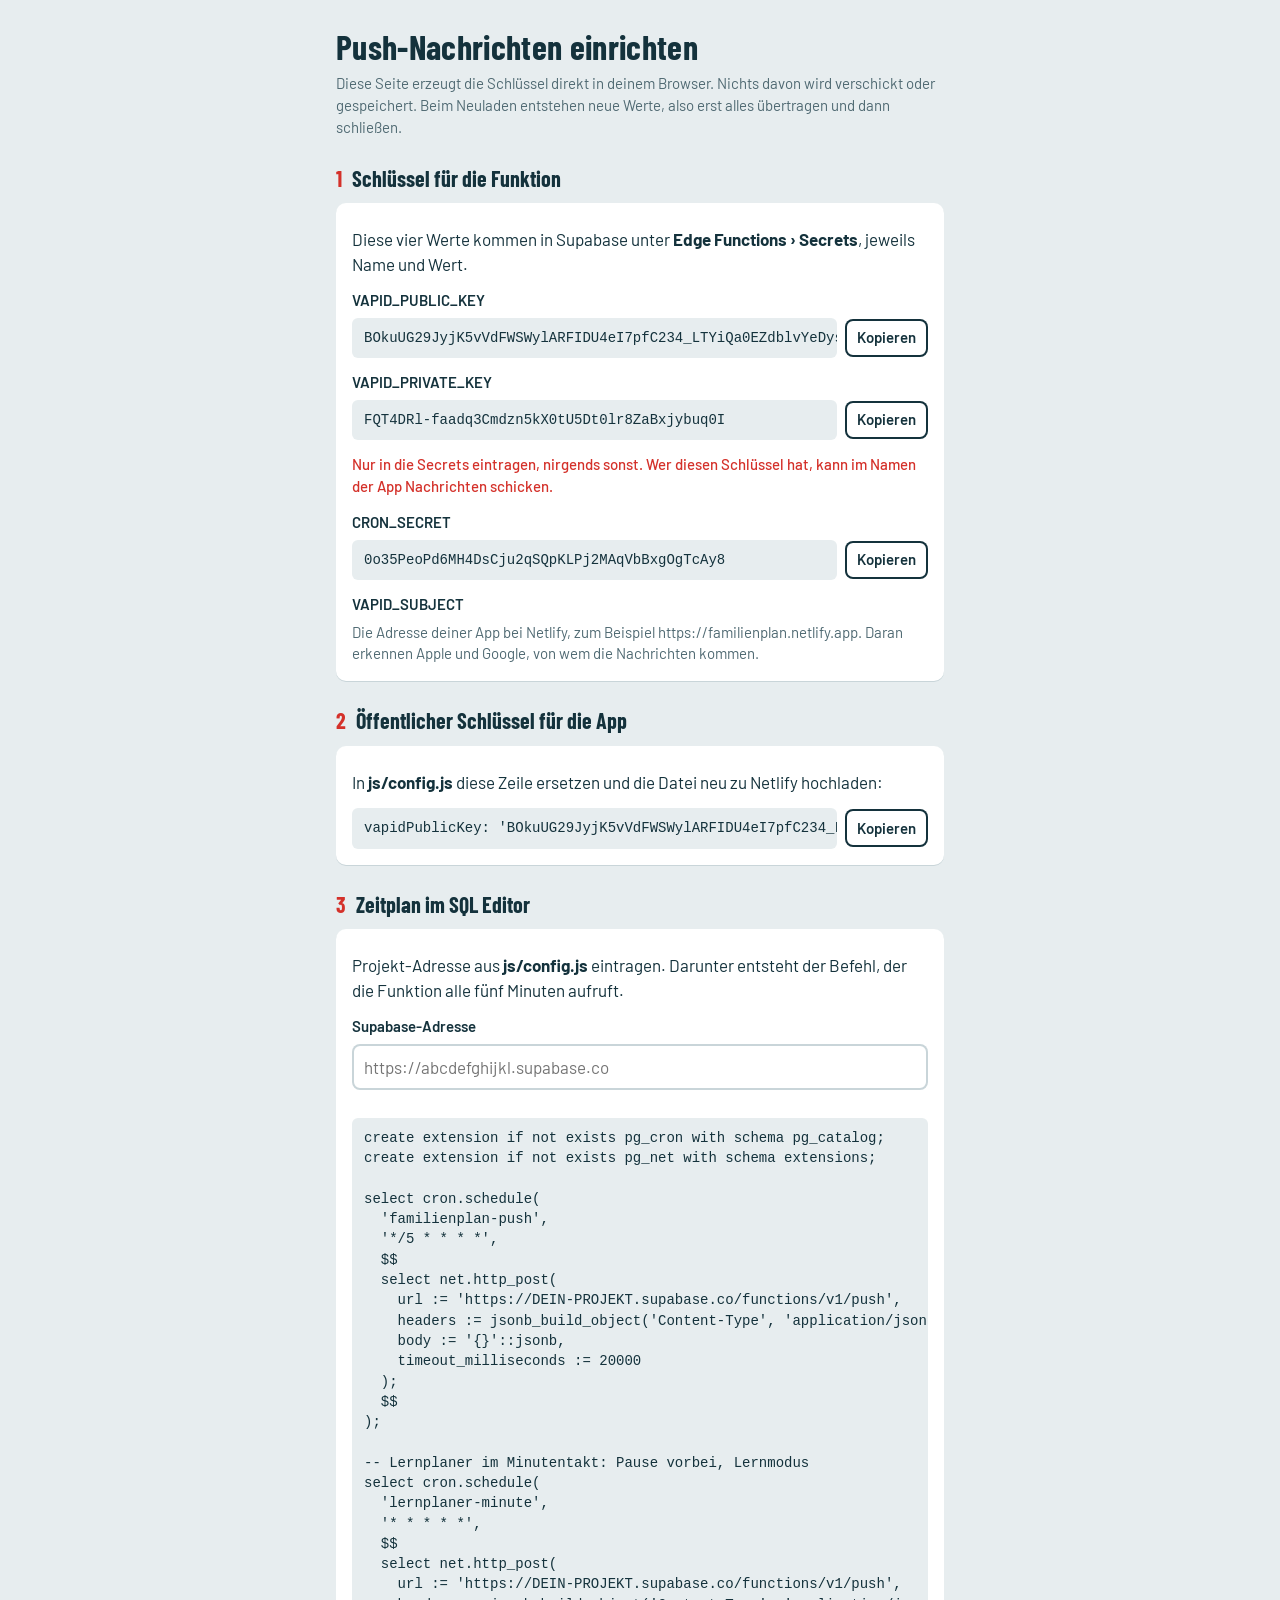
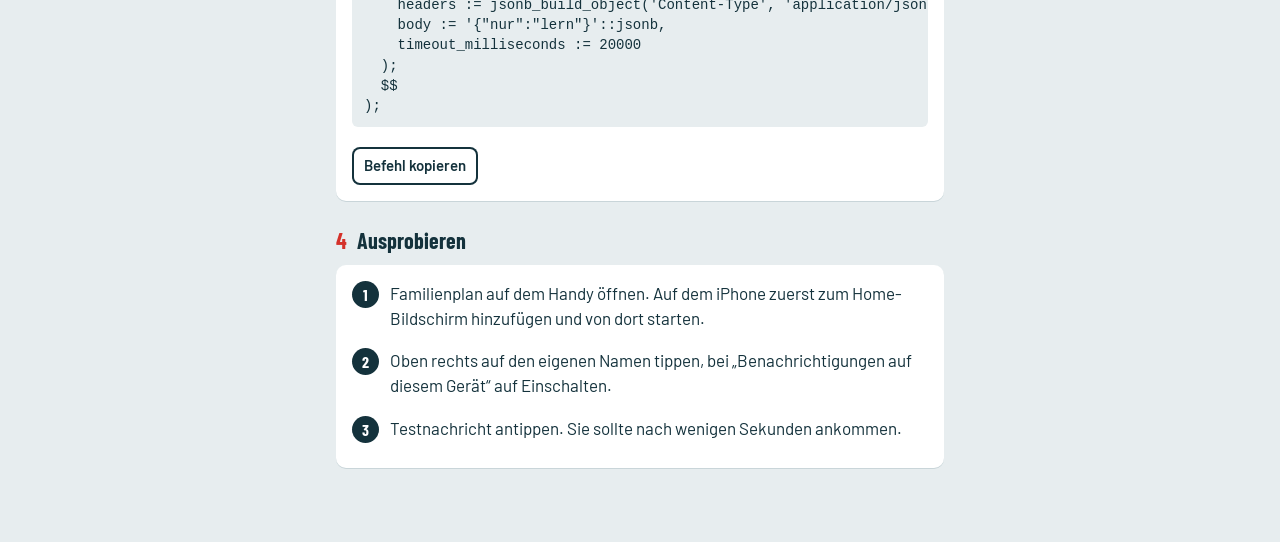
<file: push-einrichten.html>
<!doctype html>
<html lang="de">
<head>
<meta charset="utf-8">
<meta name="viewport" content="width=device-width, initial-scale=1, viewport-fit=cover">
<meta name="robots" content="noindex">
<title>Push einrichten</title>
<link rel="preconnect" href="https://fonts.googleapis.com">
<link rel="preconnect" href="https://fonts.gstatic.com" crossorigin>
<link rel="stylesheet" href="https://fonts.googleapis.com/css2?family=Barlow:wght@400;500;600&family=Barlow+Condensed:wght@600;700&display=swap">
<link rel="stylesheet" href="css/app.css">
<style>
  .seite { max-width: 640px; margin: 0 auto; padding: 28px max(16px, env(safe-area-inset-right, 0px)) 48px max(16px, env(safe-area-inset-left, 0px)); }
  .seite h1 { font: 700 34px/1.1 var(--anzeige); letter-spacing: 0.01em; }
  .seite h2 { font: 700 22px/1.2 var(--anzeige); margin: 26px 0 8px; display: flex; gap: 10px; align-items: baseline; }
  .seite h2 span { color: var(--rot); }
  .seite p { margin-top: 8px; }
  .blatt { background: var(--blatt); border-radius: 10px; padding: 16px; margin-top: 12px; box-shadow: 0 1px 0 var(--linie); }
  .wert { display: grid; grid-template-columns: minmax(0, 1fr); gap: 6px; margin-top: 14px; }
  .wert > * { min-width: 0; }
  .wert label { font-weight: 600; font-size: 15px; }
  .wert code, pre { display: block; background: var(--wand); border-radius: 6px; padding: 10px 12px; font: 14px/1.45 ui-monospace, 'SFMono-Regular', Menlo, Consolas, monospace; overflow-x: auto; white-space: pre; user-select: all; }
  .wert .zeile { display: flex; gap: 8px; align-items: center; }
  .wert .zeile code { flex: 1; min-width: 0; }
  .kopier { flex: none; }
  .warnung { color: var(--rot); font-weight: 500; }
  ol.schritte { display: grid; gap: 6px; }
</style>
</head>
<body>
<main class="seite">
  <h1>Push-Nachrichten einrichten</h1>
  <p class="meta">Diese Seite erzeugt die Schlüssel direkt in deinem Browser. Nichts davon wird verschickt oder gespeichert. Beim Neuladen entstehen neue Werte, also erst alles übertragen und dann schließen.</p>

  <h2><span>1</span> Schlüssel für die Funktion</h2>
  <div class="blatt">
    <p>Diese vier Werte kommen in Supabase unter <strong>Edge Functions › Secrets</strong>, jeweils Name und Wert.</p>
    <div class="wert"><label>VAPID_PUBLIC_KEY</label><div class="zeile"><code id="pub">wird erzeugt</code><button class="knopf zweit klein kopier" data-copy="pub">Kopieren</button></div></div>
    <div class="wert"><label>VAPID_PRIVATE_KEY</label><div class="zeile"><code id="priv">wird erzeugt</code><button class="knopf zweit klein kopier" data-copy="priv">Kopieren</button></div>
      <p class="meta warnung">Nur in die Secrets eintragen, nirgends sonst. Wer diesen Schlüssel hat, kann im Namen der App Nachrichten schicken.</p></div>
    <div class="wert"><label>CRON_SECRET</label><div class="zeile"><code id="cron">wird erzeugt</code><button class="knopf zweit klein kopier" data-copy="cron">Kopieren</button></div></div>
    <div class="wert"><label>VAPID_SUBJECT</label>
      <p class="meta" style="margin-top:0">Die Adresse deiner App bei Netlify, zum Beispiel https://familienplan.netlify.app. Daran erkennen Apple und Google, von wem die Nachrichten kommen.</p></div>
  </div>

  <h2><span>2</span> Öffentlicher Schlüssel für die App</h2>
  <div class="blatt">
    <p>In <strong>js/config.js</strong> diese Zeile ersetzen und die Datei neu zu Netlify hochladen:</p>
    <div class="wert"><div class="zeile"><code id="cfg">wird erzeugt</code><button class="knopf zweit klein kopier" data-copy="cfg">Kopieren</button></div></div>
  </div>

  <h2><span>3</span> Zeitplan im SQL Editor</h2>
  <div class="blatt">
    <p>Projekt-Adresse aus <strong>js/config.js</strong> eintragen. Darunter entsteht der Befehl, der die Funktion alle fünf Minuten aufruft.</p>
    <div class="wert"><label for="url">Supabase-Adresse</label><input class="feld" id="url" type="url" placeholder="https://abcdefghijkl.supabase.co" autocomplete="off"></div>
    <div class="wert"><pre id="sql"></pre><div><button class="knopf zweit klein kopier" data-copy="sql">Befehl kopieren</button></div></div>
  </div>

  <h2><span>4</span> Ausprobieren</h2>
  <div class="blatt">
    <ol class="schritte">
      <li>Familienplan auf dem Handy öffnen. Auf dem iPhone zuerst zum Home-Bildschirm hinzufügen und von dort starten.</li>
      <li>Oben rechts auf den eigenen Namen tippen, bei „Benachrichtigungen auf diesem Gerät“ auf Einschalten.</li>
      <li>Testnachricht antippen. Sie sollte nach wenigen Sekunden ankommen.</li>
    </ol>
  </div>
</main>
<script>
(async () => {
  const $ = (id) => document.getElementById(id);
  const b64u = (buf) => btoa(String.fromCharCode(...new Uint8Array(buf))).replace(/\+/g, '-').replace(/\//g, '_').replace(/=+$/, '');
  const pair = await crypto.subtle.generateKey({ name: 'ECDSA', namedCurve: 'P-256' }, true, ['sign', 'verify']);
  const pub = b64u(await crypto.subtle.exportKey('raw', pair.publicKey));
  const priv = (await crypto.subtle.exportKey('jwk', pair.privateKey)).d;
  const cron = b64u(crypto.getRandomValues(new Uint8Array(32)));
  $('pub').textContent = pub;
  $('priv').textContent = priv;
  $('cron').textContent = cron;
  $('cfg').textContent = `vapidPublicKey: '${pub}',`;

  const sql = () => {
    let url = $('url').value.trim().replace(/\/+$/, '');
    if (!/^https:\/\/[^\s'"]+$/.test(url)) url = 'https://DEIN-PROJEKT.supabase.co';
    $('sql').textContent = `create extension if not exists pg_cron with schema pg_catalog;
create extension if not exists pg_net with schema extensions;

select cron.schedule(
  'familienplan-push',
  '*/5 * * * *',
  $$
  select net.http_post(
    url := '${url}/functions/v1/push',
    headers := jsonb_build_object('Content-Type', 'application/json', 'x-cron-secret', '${cron}'),
    body := '{}'::jsonb,
    timeout_milliseconds := 20000
  );
  $$
);

-- Lernplaner im Minutentakt: Pause vorbei, Lernmodus
select cron.schedule(
  'lernplaner-minute',
  '* * * * *',
  $$
  select net.http_post(
    url := '${url}/functions/v1/push',
    headers := jsonb_build_object('Content-Type', 'application/json', 'x-cron-secret', '${cron}'),
    body := '{"nur":"lern"}'::jsonb,
    timeout_milliseconds := 20000
  );
  $$
);`;
  };
  $('url').addEventListener('input', sql);
  sql();

  document.addEventListener('click', async (e) => {
    const b = e.target.closest('[data-copy]');
    if (!b) return;
    const el = $(b.dataset.copy);
    if (!b.dataset.label) b.dataset.label = b.textContent;
    try {
      await navigator.clipboard.writeText(el.textContent);
      b.textContent = 'Kopiert';
    } catch (err) {
      const r = document.createRange(); r.selectNodeContents(el);
      const s = getSelection(); s.removeAllRanges(); s.addRange(r);
      b.textContent = 'Markiert';
    }
    setTimeout(() => { b.textContent = b.dataset.label; }, 1600);
  });
})();
</script>
</body>
</html>
</file>
<file: css/app.css>
/* Essensplan. Leitbild: der Abreißkalender in der Küche.
   Farben: Wand (kühles Fliesengrau), Blatt (weiß), Tinte (Petrol), Kalenderrot, Sternengelb, Abhakgrün. */

:root {
  --wand: #E7EDEF;
  --blatt: #FFFFFF;
  --tinte: #14323C;
  --tinte-2: #4F6972;
  --linie: #C9D5D9;
  --rot: #D4312A;
  --gelb: #F0B323;
  --gruen: #2E7D55;
  --fuell: #14323C;
  --dunkel: #14323C;
  --kopf-h: 0px;
  --anzeige: 'Barlow Condensed', 'Arial Narrow', 'Helvetica Neue', Arial, sans-serif;
  --text: 'Barlow', 'Helvetica Neue', Arial, sans-serif;
  color-scheme: light;
}

/* Dunkles Design: folgt der Einstellung des Handys. Gefüllte Flächen (Kopf, Knöpfe) bleiben petrolfarben. */
@media (prefers-color-scheme: dark) {
  :root {
    --wand: #0E1A1F;
    --blatt: #172930;
    --tinte: #E2EBED;
    --tinte-2: #9AB0B7;
    --linie: #2B4048;
    --rot: #E8574F;
    --gelb: #F0B323;
    --gruen: #3E9E6B;
    --fuell: #1F4A58;
    --dunkel: #14323C;
    color-scheme: dark;
  }
  .kopf, body::before { background: #0A1418; }
  .markt-lidl .markt-kopf { background: #3a3207; color: #fbe9a6; border-left-color: #c9a000; }
  .knopf.zweit { background: transparent; }
  img { opacity: .92; }
}

* { box-sizing: border-box; }
html { -webkit-text-size-adjust: 100%; }
body {
  margin: 0;
  background: var(--wand);
  color: var(--tinte);
  font: 400 17px/1.45 var(--text);
  -webkit-tap-highlight-color: transparent;
}
html.gesperrt, html.gesperrt body { overflow: hidden; }
h1, h2, h3, p, ul, ol { margin: 0; }
ul, ol { padding: 0; list-style: none; }
button, input, select, textarea { font: inherit; color: inherit; }
button { cursor: pointer; background: none; border: 0; padding: 0; text-align: inherit; }
:focus-visible { outline: 3px solid var(--tinte); outline-offset: 2px; border-radius: 4px; }
svg { display: block; }

.lade { padding: 30vh 24px 0; text-align: center; color: var(--tinte-2); }

/* ---------- Grundgerüst ---------- */

.rahmen { max-width: 600px; margin: 0 auto; min-height: 100dvh; padding-bottom: calc(84px + env(safe-area-inset-bottom)); }

.kopf {
  position: sticky; top: env(safe-area-inset-top, 0px); z-index: 5;
  background: var(--fuell); color: #fff;
  padding: 10px 16px 12px;
}
body::before { content: ""; position: fixed; inset: 0 0 auto; height: env(safe-area-inset-top, 0px); z-index: 10; background: var(--fuell); }
.kopf-zeile { display: flex; align-items: center; justify-content: space-between; gap: 12px; }
.kopf h1 { font: 700 26px/1 var(--anzeige); letter-spacing: 0.01em; }
.ich { display: flex; align-items: center; gap: 8px; padding: 4px 4px 4px 10px; border-radius: 999px; background: rgba(255, 255, 255, 0.12); font-weight: 500; font-size: 15px; }
.ich:focus-visible { outline-color: #fff; }
.kreis {
  width: 30px; height: 30px; border-radius: 50%; flex: none;
  display: grid; place-items: center;
  font: 700 17px/1 var(--anzeige); color: #fff;
}
.kreis.klein { width: 24px; height: 24px; font-size: 14px; }

.wochenwahl { display: flex; align-items: center; gap: 4px; margin-top: 10px; }
.wochenwahl .mitte { flex: 1; text-align: center; line-height: 1.15; }
.wochenwahl .kw { font: 700 21px/1 var(--anzeige); display: block; }
.wochenwahl .spanne { font-size: 14px; opacity: 0.85; }
.pfeil { width: 44px; height: 44px; display: grid; place-items: center; border-radius: 50%; }
.pfeil:focus-visible, .zurueck-heute:focus-visible { outline-color: #fff; }
.zurueck-heute { display: block; margin: 4px auto 0; font-size: 14px; text-decoration: underline; text-underline-offset: 3px; padding: 4px 8px; }

.inhalt { padding: 16px 14px 8px; }
.hinweis-demo { background: var(--gelb); color: var(--dunkel); font-size: 14px; padding: 6px 16px; text-align: center; }

.tabs {
  position: fixed; left: 0; right: 0; bottom: 0; z-index: 6;
  background: var(--blatt); border-top: 1px solid var(--linie);
  padding-bottom: env(safe-area-inset-bottom);
}
.tabs-innen { max-width: 600px; margin: 0 auto; display: grid; grid-template-columns: repeat(3, 1fr); }
.tab {
  display: flex; flex-direction: column; align-items: center; gap: 2px;
  padding: 9px 4px 8px; color: var(--tinte-2); font-size: 13px; font-weight: 500;
  border-top: 3px solid transparent; margin-top: -1px;
}
.tab[aria-current="page"] { color: var(--tinte); border-top-color: var(--rot); font-weight: 600; }
.tab svg { width: 26px; height: 26px; }
.tab .zahl-offen { font-weight: 600; }

/* ---------- Kalenderblatt (Heute) ---------- */

.blatt {
  background: var(--blatt);
  border-radius: 4px 4px 10px 10px;
  /* Stapel aus Blättern, die noch am Kalender hängen */
  box-shadow: 0 3px 0 -1px var(--blatt), 0 4px 0 -1px var(--linie), 0 7px 0 -2px var(--blatt), 0 8px 0 -2px var(--linie);
  margin-bottom: 26px;
  overflow: hidden;
}
.blatt-band {
  background: var(--rot); color: #fff;
  display: flex; justify-content: space-between; align-items: center;
  padding: 7px 16px; font: 600 17px/1.2 var(--anzeige); letter-spacing: 0.03em;
  border-bottom: 2px dashed rgba(255, 255, 255, 0.65);
}
.blatt-koerper { padding: 12px 16px 18px; }
.datum { display: flex; align-items: center; gap: 14px; }
.datum .zahl { font: 700 104px/0.86 var(--anzeige); letter-spacing: -0.02em; }
.datum .zahl.so { color: var(--rot); }
.datum .wtag { font: 700 30px/1 var(--anzeige); display: block; }
.datum .monat { font-size: 16px; color: var(--tinte-2); }
.gericht { font: 700 30px/1.08 var(--anzeige); margin-top: 14px; text-wrap: balance; }
.meta { color: var(--tinte-2); font-size: 15px; margin-top: 6px; }
.zaehler { font-size: 15px; margin-top: 2px; color: var(--tinte-2); }
.ausgefallen .gericht { text-decoration: line-through; text-decoration-thickness: 2px; color: var(--tinte-2); }

/* ---------- Sterne ---------- */

.bewertung { margin-top: 16px; padding-top: 14px; border-top: 1px solid var(--linie); }
.bewertung .frage { font-weight: 600; }
.sterne { display: flex; gap: 2px; margin: 6px 0 0 -7px; }
.stern { width: 50px; height: 50px; display: grid; place-items: center; border-radius: 50%; }
.stern svg { width: 38px; height: 38px; fill: none; stroke: var(--tinte-2); stroke-width: 1.4; stroke-linejoin: round; }
.stern.an svg { fill: var(--gelb); stroke: var(--tinte); }
.stern:active svg { transform: scale(0.88); }
.runde { display: flex; flex-wrap: wrap; gap: 6px 14px; margin-top: 10px; font-size: 15px; }
.runde li { display: flex; align-items: center; gap: 6px; }
.runde .offen { color: var(--tinte-2); }
.mini-stern { width: 15px; height: 15px; fill: var(--gelb); stroke: var(--tinte); stroke-width: 1.6; stroke-linejoin: round; display: inline-block; vertical-align: -2px; }
.schnitt { white-space: nowrap; font-weight: 600; }

/* ---------- Knöpfe ---------- */

.knopf {
  display: inline-flex; align-items: center; justify-content: center; gap: 8px;
  min-height: 46px; padding: 10px 18px; border-radius: 8px;
  background: var(--fuell); color: #fff; font-weight: 600;
}
.knopf.zweit { background: var(--blatt); color: var(--tinte); box-shadow: inset 0 0 0 2px var(--tinte); }
.knopf.rot { background: var(--blatt); color: var(--rot); box-shadow: inset 0 0 0 2px var(--rot); }
.knopf.breit { width: 100%; }
.knopf[disabled] { opacity: 0.5; cursor: default; }
.knopfreihe { display: flex; flex-wrap: wrap; gap: 10px; margin-top: 16px; }
.textknopf { text-decoration: underline; text-underline-offset: 3px; font-weight: 500; padding: 8px 0; }

/* ---------- Wochenliste ---------- */

.abschnitt { font: 700 22px/1.1 var(--anzeige); margin: 0 2px 10px; }
.woche { display: grid; gap: 8px; }
.tag-zeile {
  display: flex; align-items: center; gap: 12px; width: 100%;
  background: var(--blatt); border-radius: 8px; padding: 8px 12px 8px 8px; min-height: 68px;
}
.tag-zeile.heute { box-shadow: inset 0 0 0 2px var(--tinte); }
.tag-zeile.vorbei .tz-name { color: var(--tinte-2); }
.mini-blatt {
  flex: none; width: 52px; border-radius: 3px 3px 6px 6px; overflow: hidden;
  background: var(--wand); text-align: center;
}
.mini-blatt .mw { display: block; background: var(--fuell); color: #fff; font: 600 14px/1.5 var(--anzeige); letter-spacing: 0.04em; }
.mini-blatt .mz { display: block; font: 700 27px/1.15 var(--anzeige); padding-bottom: 1px; }
.mini-blatt.so .mw { background: var(--rot); }
.mini-blatt.so .mz { color: var(--rot); }
.tz-text { flex: 1; min-width: 0; }
.tz-name { display: block; font-weight: 600; line-height: 1.25; }
.tz-meta { display: block; font-size: 14px; color: var(--tinte-2); margin-top: 2px; }
.tz-leer { color: var(--tinte-2); font-weight: 500; }
.gestrichen { text-decoration: line-through; }

.leer {
  background: var(--blatt); border-radius: 8px; padding: 22px 18px; text-align: center;
}
.leer p { color: var(--tinte-2); margin-top: 4px; }
.leer .knopfreihe { justify-content: center; }
.fuss { margin-top: 18px; display: flex; flex-wrap: wrap; gap: 4px 18px; }

/* ---------- Einkaufsliste ---------- */

.balken { height: 8px; border-radius: 4px; background: var(--wand); margin-top: 10px; overflow: hidden; }
.balken span { display: block; height: 100%; background: var(--gruen); border-radius: 4px; }
.schalter { display: flex; align-items: center; gap: 8px; font-size: 15px; font-weight: 500; }
.schalter input { width: 20px; height: 20px; accent-color: var(--tinte); margin: 0; }

.tour { font: 700 22px/1.15 var(--anzeige); margin: 22px 2px 4px; }
.tour:first-of-type { margin-top: 4px; }
.einkaufstag { margin: 4px 2px 2px; }
.einkauf-hinweis { margin-bottom: 14px; }
.einkaufstag summary { cursor: pointer; list-style: none; }
.einkaufstag summary::-webkit-details-marker { display: none; }
.einkaufstag .dazu { margin-top: 8px; }
.einkaufstag > .meta { margin-top: 6px; }
.abteilung { font-size: 14px; font-weight: 600; color: var(--tinte-2); margin: 12px 2px 6px; }
.posten { background: var(--blatt); border-radius: 8px; overflow: hidden; }
.posten li { display: flex; align-items: stretch; border-top: 1px solid var(--wand); }
.posten li:first-child { border-top: 0; }
.haken-knopf { flex: 1; display: flex; align-items: center; gap: 12px; padding: 10px 12px; min-height: 54px; min-width: 0; }
.kasten {
  flex: none; width: 28px; height: 28px; border-radius: 6px;
  box-shadow: inset 0 0 0 2px var(--tinte); display: grid; place-items: center;
}
.kasten svg { width: 20px; height: 20px; stroke: #fff; stroke-width: 3; fill: none; stroke-linecap: round; stroke-linejoin: round; opacity: 0; }
.erledigt .kasten { background: var(--gruen); box-shadow: none; }
.erledigt .kasten svg { opacity: 1; }
.p-text { min-width: 0; }
.p-name { display: block; font-weight: 600; line-height: 1.25; }
.p-menge { display: block; font-size: 14px; color: var(--tinte-2); }
.erledigt .p-name { text-decoration: line-through; color: var(--tinte-2); font-weight: 500; }
.weg { flex: none; width: 48px; display: grid; place-items: center; color: var(--tinte-2); }
.weg svg { width: 20px; height: 20px; stroke: currentColor; stroke-width: 2; fill: none; stroke-linecap: round; }

.dazu { display: flex; gap: 8px; margin-top: 22px; }
.feld {
  width: 100%; min-height: 46px; padding: 10px 12px; border-radius: 8px;
  border: 0; box-shadow: inset 0 0 0 2px var(--linie); background: var(--blatt);
}
.feld:focus { outline: 0; box-shadow: inset 0 0 0 2px var(--tinte); }
textarea.feld { min-height: 120px; resize: vertical; line-height: 1.4; }

/* ---------- Gerichte ---------- */

.sortierung { display: grid; grid-template-columns: repeat(3, 1fr); background: var(--blatt); border-radius: 8px; padding: 4px; margin-bottom: 14px; }
.sortierung button { padding: 9px 4px; border-radius: 6px; text-align: center; font-weight: 500; font-size: 15px; color: var(--tinte-2); }
.sortierung button[aria-pressed="true"] { background: var(--fuell); color: #fff; font-weight: 600; }
.gerichte { display: grid; gap: 8px; }
.g-zeile { display: flex; align-items: center; gap: 12px; width: 100%; background: var(--blatt); border-radius: 8px; padding: 8px 12px 8px 8px; min-height: 68px; }
.mal { flex: none; width: 52px; text-align: center; border-radius: 6px; background: var(--wand); padding: 4px 0 5px; }
.mal .n { display: block; font: 700 27px/1 var(--anzeige); }
.mal .x { display: block; font-size: 12px; color: var(--tinte-2); line-height: 1.1; }
.raus .g-zeile { background: transparent; box-shadow: inset 0 0 0 2px var(--linie); }
.raus .tz-name { color: var(--tinte-2); }
.marke { display: inline-block; font-size: 13px; font-weight: 600; padding: 1px 8px; border-radius: 999px; background: var(--wand); }
.marke.rot { background: var(--rot); color: #fff; }

/* ---------- Bogen (Detailansicht von unten) ---------- */

.schleier { position: fixed; inset: 0; z-index: 20; background: rgba(20, 50, 60, 0.55); display: flex; align-items: flex-end; justify-content: center; }
.bogen {
  width: 100%; max-width: 600px; max-height: 92dvh; overflow-y: auto; overscroll-behavior: contain;
  background: var(--blatt); border-radius: 14px 14px 0 0;
  padding: 0 18px calc(26px + env(safe-area-inset-bottom));
  animation: hoch 0.22s ease-out;
}
@keyframes hoch { from { transform: translateY(40px); opacity: 0; } to { transform: none; opacity: 1; } }
@media (prefers-reduced-motion: reduce) { .bogen { animation: none; } }
.bogen-kopf { position: sticky; top: 0; background: var(--blatt); display: flex; align-items: flex-start; justify-content: space-between; gap: 12px; padding: 16px 0 10px; z-index: 1; }
.bogen-kopf .ueber { font-size: 15px; color: var(--tinte-2); }
.bogen-kopf h2 { font: 700 28px/1.08 var(--anzeige); text-wrap: balance; }
.zu { flex: none; width: 44px; height: 44px; border-radius: 50%; background: var(--wand); display: grid; place-items: center; }
.zu svg { width: 20px; height: 20px; stroke: var(--tinte); stroke-width: 2.4; fill: none; stroke-linecap: round; }
.bogen h3 { font: 700 21px/1.1 var(--anzeige); margin: 22px 0 8px; }
.zutaten li { padding: 5px 0; border-bottom: 1px solid var(--wand); }
.schritte { counter-reset: s; }
.schritte li { counter-increment: s; position: relative; padding: 0 0 12px 38px; }
.schritte li::before {
  content: counter(s); position: absolute; left: 0; top: 0;
  width: 27px; height: 27px; border-radius: 50%; background: var(--fuell); color: #fff;
  font: 700 16px/27px var(--anzeige); text-align: center;
}
.kasten-text { background: var(--wand); border-radius: 8px; padding: 12px 14px; margin-top: 14px; }
.kasten-text strong { display: block; }
.werte { display: grid; grid-template-columns: repeat(3, 1fr); gap: 8px; margin-top: 6px; }
.werte div { background: var(--wand); border-radius: 8px; padding: 10px 6px; text-align: center; }
.werte .n { display: block; font: 700 28px/1 var(--anzeige); }
.werte .l { display: block; font-size: 13px; color: var(--tinte-2); margin-top: 3px; }
.auswahl { display: grid; gap: 8px; }
.auswahl .g-zeile { background: var(--wand); }
.form { display: grid; gap: 14px; }
.form label { display: grid; gap: 5px; font-weight: 600; font-size: 15px; }
.form .zwei { display: grid; grid-template-columns: 1fr 1fr; gap: 10px; }
.form small { font-weight: 400; color: var(--tinte-2); }
.fehler { color: var(--rot); font-weight: 600; }
details summary { cursor: pointer; font-weight: 500; text-decoration: underline; text-underline-offset: 3px; padding: 8px 0; }
.person-zeile { display: flex; align-items: center; gap: 10px; }
.person-zeile .feld { flex: 1; min-width: 0; }
.person-zeile .schalter { flex: none; font-size: 14px; }
.feld:disabled { background: var(--wand); color: var(--tinte-2); }
.person-zeile input[type="radio"] { width: 22px; height: 22px; accent-color: var(--tinte); flex: none; margin: 0; }

/* ---------- Anmeldung, Auswahl der Person ---------- */

.tor { max-width: 440px; margin: 0 auto; padding: calc(12vh + env(safe-area-inset-top)) 22px 40px; }
.tor h1 { font: 700 44px/1 var(--anzeige); }
.tor > p { color: var(--tinte-2); margin: 8px 0 22px; }
.wer { display: grid; gap: 10px; }
.wer button { display: flex; align-items: center; gap: 14px; background: var(--blatt); border-radius: 8px; padding: 12px 14px; font: 700 26px/1 var(--anzeige); }
.wer .kreis { width: 44px; height: 44px; font-size: 24px; }

#toast {
  position: fixed; left: 50%; bottom: calc(96px + env(safe-area-inset-bottom)); transform: translateX(-50%);
  z-index: 40; max-width: min(92vw, 520px); background: var(--fuell); color: #fff;
  padding: 11px 16px; border-radius: 8px; font-weight: 500; font-size: 15px;
  opacity: 0; pointer-events: none; transition: opacity 0.2s;
}
#toast.sichtbar { opacity: 1; }

@media (min-width: 640px) {
  .rahmen { padding-top: 0; }
  .kopf { border-radius: 0 0 10px 10px; }
  .schleier { align-items: center; }
  .bogen { border-radius: 14px; max-height: 86dvh; }
}

/* Brotbox und PIN */
.brotbox .frage-klein { font: 700 19px/1.2 var(--anzeige); }
.brotbox .frage { margin-top: 10px; }
.kasten-text .frage { margin-top: 10px; font-weight: 600; }
.kasten-text .runde { margin-bottom: 4px; }
.brotbox-text { font-weight: 500; }
div.g-zeile { cursor: default; }
.pin { letter-spacing: 0.5em; font-size: 22px; max-width: 200px; }
.pin-zeile { display: flex; justify-content: space-between; align-items: center; gap: 12px; flex-wrap: wrap; }

/* Lieblingsgerichte, Rezeptformular, Auswertung */
.marke.lieb { background: var(--gelb); color: var(--dunkel); }
.haken-gross { display: flex; flex-wrap: wrap; align-items: center; gap: 4px 10px; font-weight: 600; }
.haken-gross small { flex-basis: 100%; padding-left: 30px; }
.inline-zahl { display: inline-flex; align-items: center; gap: 8px; font-weight: 600; }
.inline-zahl .feld { width: 76px; }
textarea.export { font: 13px/1.4 ui-monospace, Menlo, Consolas, monospace; margin-top: 8px; }

/* Lieblingsgericht der Woche */
.herz-karte { background: var(--blatt); border-radius: 8px; padding: 14px 14px 16px; margin: 0 0 22px; }
.herz-karte .abschnitt { margin: 0 0 6px; }
.herz-karte .frage { font-weight: 600; margin-bottom: 8px; }
.herz-liste { display: grid; gap: 6px; }
.herz-knopf { display: flex; align-items: center; gap: 12px; width: 100%; min-height: 54px; padding: 8px 12px; border-radius: 8px; background: var(--wand); }
.herz-knopf .herz { width: 30px; height: 30px; flex: none; fill: none; stroke: var(--tinte-2); stroke-width: 1.6; stroke-linejoin: round; }
.herz-knopf.an { background: var(--blatt); box-shadow: inset 0 0 0 2px var(--rot); }
.herz-knopf.an .herz { fill: var(--rot); stroke: var(--rot); }
.herz-knopf:active .herz { transform: scale(0.88); }
.herz-runde { margin-top: 12px; flex-direction: column; gap: 6px; }
.herz-runde li { align-items: flex-start; }
.herz-runde li > span:nth-child(2) { flex: none; }
.herz-runde .herz-wahl { flex: 1; min-width: 0; align-items: flex-start; }
.herz-runde .herz-wahl .herz { margin-top: 3px; flex: none; }
.herz-wahl { display: inline-flex; align-items: center; gap: 4px; font-weight: 600; }
.herz-wahl .herz, .herz-mini .herz { width: 15px; height: 15px; fill: var(--rot); stroke: none; display: inline-block; vertical-align: -2px; }
.herz-mini { display: inline-flex; align-items: center; gap: 2px; color: var(--rot); font-weight: 600; font-size: 14px; white-space: nowrap; }
.herz-hinweis { margin: 0 0 18px; }

/* Aufgaben und Bildschirmzeit */
.tabs-innen { grid-template-columns: repeat(4, 1fr); }
.tab { font-size: 12.5px; }
.abschnitt.abstand { margin-top: 24px; }
.meta.unter { margin: -4px 2px 10px; }
.trenner { border: 0; border-top: 2px dashed var(--linie); margin: 28px 0 22px; }
.konto { background: var(--fuell); color: #fff; border-radius: 10px; padding: 14px 16px 16px; margin-bottom: 20px; }
.konto .meta { color: rgba(255, 255, 255, 0.82); margin-top: 6px; }
.konto-zahl { display: flex; align-items: baseline; gap: 10px; flex-wrap: wrap; }
.konto-zahl .n { font: 700 56px/0.95 var(--anzeige); font-variant-numeric: tabular-nums; }
.konto-zahl .l { font-weight: 600; }
.konto.klein { background: var(--blatt); color: var(--tinte); margin-bottom: 0; }
.konto.klein .meta { color: var(--tinte-2); }
.konto.klein .konto-zahl .n { font-size: 40px; }
.konto-kopf { display: flex; align-items: center; gap: 10px; margin-bottom: 8px; }
.konto-name { font: 700 22px/1 var(--anzeige); }
.konten { display: grid; gap: 10px; }
.konto .knopf.zweit { background: var(--blatt); }
.chip { display: inline-block; margin-top: 4px; font-size: 13px; font-weight: 600; padding: 1px 8px; border-radius: 999px; background: var(--wand); color: var(--tinte); }
.chip.warten { background: var(--gelb); }
.chip.ja { background: var(--gruen); color: #fff; }
.chip.nein { background: var(--rot); color: #fff; }
.erledigt .chip { text-decoration: none; }
.extra-zeile { display: flex; align-items: center; gap: 12px; padding: 10px 12px; min-height: 58px; width: 100%; }
.extra-zeile .p-text { flex: 1; min-width: 0; }
.knopf.klein { min-height: 38px; padding: 6px 12px; font-size: 15px; }
.ja-nein { display: flex; gap: 6px; flex: none; }
.bestaetigen .extra-zeile { flex-wrap: wrap; }
.verlauf { background: var(--blatt); border-radius: 8px; padding: 4px 12px; }
.verlauf li { display: flex; align-items: center; gap: 10px; padding: 8px 0; border-top: 1px solid var(--wand); flex-wrap: wrap; }
.verlauf li:first-child { border-top: 0; }
.verlauf li > span:first-child { font: 700 16px/1 var(--anzeige); width: 26px; color: var(--tinte-2); }
.verlauf .v-text { flex: 1; min-width: 0; }
.verlauf .chip { margin-top: 0; }
.feldgruppe { border: 0; padding: 0; margin: 0; display: grid; gap: 8px; }
.feldgruppe legend { font-weight: 600; font-size: 15px; margin-bottom: 6px; padding: 0; }
.feldgruppe legend small { font-weight: 400; color: var(--tinte-2); }
.monate { display: grid; grid-template-columns: repeat(4, 1fr); gap: 6px; }
.person-minuten { display: grid; grid-template-columns: 1fr 1fr; gap: 10px; padding: 0 0 6px 32px; }
.person-minuten label { font-size: 14px; }
.person-minuten .feld { width: 80px; }
@media (max-width: 380px) { .person-minuten { grid-template-columns: 1fr; } }
.bestaetigen .ja-nein { flex-basis: 100%; padding-left: 36px; }
.bestaetigen .ja-nein .knopf { flex: 1; max-width: 180px; }

/* Termine, Abendessen, Vorrat, Wochenbilanz */
.essenszeit { margin-top: 12px; display: flex; flex-wrap: wrap; align-items: baseline; gap: 4px 10px; font-weight: 600; }
.essenszeit .uhr { font: 700 26px/1 var(--anzeige); font-variant-numeric: tabular-nums; }
.essenszeit .essen-notiz { flex-basis: 100%; font-weight: 400; color: var(--tinte-2); font-size: 15px; }
.essenszeit.spaet .uhr { color: var(--rot); }
.kasten-text.abend { margin-top: 12px; }
.termine-tag { margin: 6px 0 2px; font-size: 15px; }
.termine-tag li { padding: 2px 0; }
.mitesser { display: grid; grid-template-columns: auto 1fr auto auto; align-items: center; gap: 8px; }
.m-name { font-weight: 600; min-width: 0; }
.feld.klein { min-height: 40px; padding: 6px 8px; font-size: 15px; width: auto; }
.feld.zeit { width: 104px; }
@media (max-width: 400px) { .mitesser { grid-template-columns: auto 1fr; } .mitesser select, .mitesser .zeit { grid-column: 2; } }
.mal .n.klein { font-size: 15px; line-height: 1.15; padding: 0 2px; }
.monate.tage { grid-template-columns: repeat(7, 1fr); }
@media (max-width: 400px) { .monate.tage { grid-template-columns: repeat(4, 1fr); } }
.knopf.rot.breit { margin-top: 4px; }
.leer-zeile .p-name { color: var(--rot); }
.erinnerung { margin-top: 18px; }
.bilanz { background: var(--blatt); border-radius: 8px; padding: 14px 14px 16px; margin-top: 22px; }
.bilanz ul { display: grid; gap: 8px; margin-top: 4px; }
.bilanz li { display: grid; grid-template-columns: 9.5em 1fr; gap: 8px; align-items: baseline; }
.bilanz .b-l { color: var(--tinte-2); font-size: 15px; }
.bilanz .b-w { font-weight: 600; min-width: 0; }
@media (max-width: 400px) { .bilanz li { grid-template-columns: 1fr; gap: 0; } }

/* Einkauf: wofür, nicht bekommen */
.p-wofuer { display: block; font-size: 13px; color: var(--tinte-2); font-style: italic; }
.fehlt-knopf { flex: none; align-self: center; margin-right: 8px; padding: 6px 10px; min-height: 36px; border-radius: 999px; font-size: 13px; font-weight: 600; color: var(--tinte-2); background: var(--wand); }
.fehlt-knopf[aria-pressed="true"] { background: var(--gelb); color: var(--dunkel); }
.posten li.fehlt .p-name { color: var(--tinte-2); }
.marke.warn { background: var(--gelb); color: var(--dunkel); }
.fehlt-kasten { margin: 8px 0 4px; border-left: 4px solid var(--gelb); }
.fehlt-kasten ul { margin-top: 6px; display: grid; gap: 4px; }
.fehlt-kasten li { font-weight: 600; }
.fehlt-kasten .p-wofuer { font-weight: 400; }
/* Vorabend und Nährwerte */
.vorabend { border-left: 4px solid var(--tinte); }
.naehrwerte { width: 100%; border-collapse: collapse; margin-top: 6px; font-variant-numeric: tabular-nums; }
.naehrwerte th { text-align: left; font-weight: 500; padding: 7px 0; }
.naehrwerte td { text-align: right; font-weight: 600; padding: 7px 0; white-space: nowrap; }
.naehrwerte tr { border-top: 1px solid var(--wand); }
.naehrwerte tr:first-child { border-top: 0; }
.naehrwerte tr.davon th { padding-left: 14px; color: var(--tinte-2); font-weight: 400; }
.naehrwerte tr.davon td { font-weight: 400; color: var(--tinte-2); }
.werte.vier { grid-template-columns: repeat(4, 1fr); }
.werte.vier div { background: var(--blatt); }
.werte.vier .n { font-size: 24px; }
.werte.vier small { font: 600 13px/1 var(--text, inherit); }
.naehr-form { margin-top: 4px; }
.naehr-form summary { cursor: pointer; font-weight: 600; padding: 8px 0; }
/* Ohne Netz */
.hinweis-offline { background: var(--fuell); color: #fff; text-align: center; padding: 8px 14px; font-size: 14px; }

/* Ampel: Farbe plus Wort, damit sie auch ohne Farbsehen lesbar bleibt */
.ampel { display: flex; flex-wrap: wrap; gap: 6px 8px; margin: 8px 0 4px; }
.ampel li { display: inline-flex; align-items: center; gap: 6px; padding: 5px 10px 5px 8px; border-radius: 999px; background: var(--wand); font-size: 14px; font-weight: 600; }
.ampel.woche { flex-direction: column; align-items: flex-start; margin-top: 12px; }
.ampel.woche li { background: var(--blatt); border-radius: 10px; }
.punkt { flex: none; width: 12px; height: 12px; border-radius: 50%; background: var(--linie); }
.ampel-gruen .punkt, .punkt.ampel-gruen { background: var(--gruen); }
.ampel-gelb .punkt, .punkt.ampel-gelb { background: var(--gelb); }
.ampel-rot .punkt, .punkt.ampel-rot { background: var(--rot); }
.ampel-plus .punkt { background: var(--tinte); border-radius: 3px; }
.ampel-hinweis { margin-bottom: 8px; }
.ampel-mini { display: flex; align-items: center; gap: 4px; margin-top: 5px; }
.ampel-mini .punkt { width: 10px; height: 10px; }
.ampel-mini .plus { margin-left: 4px; font-size: 12px; font-weight: 600; color: var(--tinte-2); }

/* Immer wieder */
.posten.immer .abteilung-kopf { padding: 14px 4px 4px; font-size: 13px; font-weight: 700; letter-spacing: 0.04em; text-transform: uppercase; color: var(--tinte-2); background: none; border: 0; }
.posten.immer li.auf-liste .p-menge { color: var(--gruen); font-weight: 600; }
.immer-dazu { flex-wrap: wrap; }
.immer-dazu .feld[name="label"] { flex: 1 1 180px; min-width: 0; }
.immer-dazu select.feld { flex: 1 1 140px; min-width: 0; }

/* Wochenplan mit Claude */
.planer { margin-bottom: 20px; }
.entwurf-kasten { margin-bottom: 14px; border-left: 4px solid var(--gruen); }
.entwurf-kasten.laeuft { border-left-color: var(--gelb); }
.entwurf-kasten.fehler { border-left-color: var(--rot); }
.entwurf-tage { display: grid; gap: 10px; margin: 6px 0 10px; }
.entwurf-tag { background: var(--wand); border-radius: 10px; padding: 10px 12px; display: grid; gap: 6px; }
.et-kopf { display: flex; align-items: center; gap: 8px; }
.et-tag { font-weight: 700; }
.et-gericht { font-weight: 600; }
.entwurf-rezept { border-top: 1px solid var(--wand); padding: 8px 0; }
.entwurf-rezept summary { cursor: pointer; font-weight: 600; padding: 4px 0; }
.entwurf-neu { margin-top: 18px; }
.entwurf-neu summary { cursor: pointer; font-weight: 600; padding: 6px 0; }
.liste { display: grid; gap: 4px; margin-top: 6px; padding-left: 18px; list-style: disc; }
.warn-text { color: var(--rot); }
.et-tausch { display: grid; gap: 4px; font-size: 13px; color: var(--tinte-2); }

/* Urlaub */
.tag-zeile.urlaub .tz-name { color: var(--tinte-2); }
.tag-zeile.urlaub .mini-blatt { opacity: 0.55; }
.blatt.urlaub .gericht { color: var(--tinte-2); }

/* Zwei Märkte in der Einkaufsliste */
.markt { margin-top: 14px; }
.markt-kopf { display: flex; align-items: baseline; gap: 8px; flex-wrap: wrap; margin: 0 0 4px; padding: 8px 12px; border-radius: 8px; font-size: 1rem; }
.markt-aldi .markt-kopf { background: var(--wand); color: var(--tinte); }
.markt-lidl .markt-kopf { background: #fff4c2; color: #3a3000; border-left: 4px solid #e3b500; }
.markt-name { font-weight: 700; }
.markt-ort { font-weight: 400; font-size: 0.85rem; opacity: 0.8; }
.markt-zahl { margin-left: auto; font-weight: 600; font-size: 0.85rem; }
.markt-wahl { flex: 0 0 auto; width: auto; }

/* Minuten erst nach den Grundaufgaben */
.grund-zuerst { margin: 0 0 12px; }
.bestaetigen li.gesperrt .p-name { opacity: 0.75; }

/* Haushaltsbuch */
.tabs-innen { grid-template-columns: repeat(5, 1fr); }
.tab { font-size: 11.5px; }
.inhalt > .monat { display: flex; align-items: center; justify-content: space-between; gap: 8px; margin-bottom: 8px; }
.inhalt > .monat h2 { font-family: var(--anzeige); font-size: 24px; font-weight: 700; }
.inhalt > .monat .pfeil { font-size: 28px; color: var(--tinte); }
.inhalt > .monat .pfeil:disabled { opacity: 0.3; }
.ausgaben-summe { background: var(--blatt); border-radius: 14px; padding: 16px; display: grid; gap: 4px; margin-bottom: 14px; }
.ausgaben-summe .betrag { font-family: var(--anzeige); font-size: 40px; font-weight: 700; line-height: 1; }
.budget { margin-top: 10px; display: grid; gap: 6px; }
.budget-spur, .b-spur { display: block; height: 8px; border-radius: 4px; background: var(--wand); overflow: hidden; }
.budget-spur span, .b-spur span { display: block; height: 100%; border-radius: 4px; background: var(--tinte); }
.budget-gruen .budget-spur span { background: var(--gruen); }
.budget-gelb .budget-spur span { background: var(--gelb); }
.budget-rot .budget-spur span { background: var(--rot); }
.foto-knopf { position: relative; overflow: hidden; cursor: pointer; }
.foto-knopf input { position: absolute; inset: 0; opacity: 0; cursor: pointer; font-size: 0; }
.ausgaben-balken { list-style: none; padding: 0; margin: 0; background: var(--blatt); border-radius: 14px; padding: 6px 14px; }
.ausgaben-balken li { display: grid; grid-template-columns: minmax(0, 1fr) auto; gap: 4px 10px; padding: 9px 0; border-bottom: 1px solid var(--linie); }
.ausgaben-balken li:last-child { border-bottom: 0; }
.b-name { min-width: 0; }
.b-wert { font-variant-numeric: tabular-nums; font-weight: 600; }
.b-spur { grid-column: 1 / -1; height: 6px; }
.beleg-betrag { margin-left: auto; font-weight: 700; font-variant-numeric: tabular-nums; padding-left: 10px; white-space: nowrap; }
.beleg-posten { list-style: none; padding: 0; margin: 0; display: grid; gap: 10px; }
.beleg-zeile { display: grid; grid-template-columns: minmax(0, 1fr) 84px 36px; gap: 6px; align-items: center; padding-bottom: 10px; border-bottom: 1px solid var(--linie); }
.beleg-zeile select { grid-column: 1 / 3; }
.beleg-zeile .weg { grid-row: 1; grid-column: 3; }
.beleg-zeile .preis { text-align: right; }
.beleg-roh { grid-column: 1 / -1; }
.beleg-liste { list-style: none; padding: 0; margin: 0; }
.beleg-liste li { display: flex; gap: 10px; justify-content: space-between; padding: 8px 0; border-bottom: 1px solid var(--linie); }
.haken-liste { display: grid; gap: 4px; }
.warnung { color: var(--rot); }
.lade-balken { height: 6px; border-radius: 3px; background: var(--wand); overflow: hidden; margin-top: 16px; }
.lade-balken span { display: block; width: 35%; height: 100%; background: var(--tinte); border-radius: 3px; animation: lade 1.4s ease-in-out infinite; }
@keyframes lade { 0% { transform: translateX(-100%); } 100% { transform: translateX(300%); } }
@media (prefers-reduced-motion: reduce) { .lade-balken span { animation: none; width: 100%; opacity: 0.4; } }

/* Zutaten übernehmen */
.zutaten-foto { display: flex; flex-wrap: wrap; align-items: center; gap: 8px 12px; margin: 10px 0 4px; }
.zutaten-foto .meta { flex: 1 1 200px; min-width: 0; }
.zutaten-liste { display: grid; border-top: 1px solid var(--linie); }
.zutat { display: grid; grid-template-columns: 24px minmax(0, 1fr); gap: 12px; align-items: center; padding: 10px 2px; border-bottom: 1px solid var(--linie); cursor: pointer; }
.zutat input { width: 22px; height: 22px; margin: 0; accent-color: var(--tinte); }
.z-text { display: flex; flex-wrap: wrap; align-items: baseline; gap: 2px 8px; min-width: 0; }
.z-name { font-weight: 600; }
.z-menge { color: var(--tinte-2); }
.z-warum { font-size: 13px; color: var(--tinte-2); font-style: italic; }

/* Gäste */
.gaeste { display: flex; align-items: center; justify-content: space-between; gap: 12px; margin: 10px 0 4px; font-weight: 600; }
.gaeste input { width: 80px; text-align: center; }

/* Preisgedächtnis */
.preis-liste { list-style: none; padding: 0; margin: 0; }
.preis-zeile { display: grid; gap: 2px; padding: 10px 0; border-bottom: 1px solid var(--linie); }
.preis-maerkte { display: flex; flex-wrap: wrap; gap: 2px 14px; color: var(--tinte-2); font-variant-numeric: tabular-nums; }
.preis-maerkte .guenstig { color: var(--gruen); font-weight: 600; }
.preis-maerkte small { font-size: 12px; font-weight: 400; }
/* Wunschessen */
.wunsch .dazu { margin-top: 8px; }
.wunsch p { margin: 6px 0 0; }

/* Siri */
.kopierfeld { display: grid; grid-template-columns: minmax(0, 1fr) auto; gap: 4px 8px; align-items: center; margin: 10px 0; }
.kopierfeld .k-label { grid-column: 1 / -1; font-weight: 600; font-size: 14px; }
.kopierfeld input { font-family: ui-monospace, Menlo, monospace; font-size: 13px; min-width: 0; }
.siri-schritte { margin: 16px 0 10px; }

/* Kochmodus */
.koch-start { margin: 12px 0 4px; }
.koch-fortschritt { height: 6px; border-radius: 3px; background: var(--wand); overflow: hidden; margin: 4px 0 16px; }
.koch-fortschritt span { display: block; height: 100%; background: var(--tinte); }
.koch-inhalt { min-height: 40vh; }
.koch-text { font-size: 24px; line-height: 1.45; margin: 0 0 18px; }
.koch-zutaten .z-name { font-weight: 500; font-size: 18px; }
.timer-knopf { margin: 0 8px 8px 0; }
.koch-nav { display: grid; grid-template-columns: 1fr 1fr; gap: 10px; position: sticky; bottom: 0; background: var(--blatt); padding: 12px 0 calc(8px + env(safe-area-inset-bottom, 0px)); margin-top: 16px; }
.koch-nav .knopf { width: 100%; font-size: 18px; padding-block: 14px; }
.timer-leiste { display: grid; gap: 6px; margin-bottom: 12px; }
.timer { display: grid; grid-template-columns: minmax(0, 1fr) auto 36px; gap: 10px; align-items: center; background: var(--wand); border-radius: 10px; padding: 6px 6px 6px 12px; }
.timer .t-name { font-size: 14px; min-width: 0; }
.timer .t-zeit { font-family: var(--anzeige); font-size: 26px; font-weight: 700; font-variant-numeric: tabular-nums; }
.timer.fertig { background: var(--gelb); }

/* Reihenfolge im Laden */
.laufweg { list-style: none; padding: 0; margin: 0 0 14px; }
.laufweg li { display: grid; grid-template-columns: 28px minmax(0, 1fr) 44px 44px; gap: 8px; align-items: center; padding: 6px 0; border-bottom: 1px solid var(--linie); }
.lw-nr { font-family: var(--anzeige); font-weight: 700; color: var(--tinte-2); text-align: center; }
.laufweg .knopf { padding: 6px 0; min-width: 0; }

/* Ersatz */
.fehlt-kasten li { display: flex; align-items: center; justify-content: space-between; gap: 10px; padding: 4px 0; }
.fehlt-text { min-width: 0; }
.fehlt-kasten .p-wofuer { display: block; }
.tagesnotiz { border-left: 4px solid var(--gelb); }

/* Jahresüberblick */
.jahr-nav { display: flex; justify-content: space-between; margin-bottom: 12px; }
.jahr-liste { list-style: none; padding: 0; margin: 0 0 16px; }
.jahr-liste li { display: grid; grid-template-columns: 34px minmax(0, 1fr) 62px 56px; gap: 8px; align-items: center; padding: 5px 0; font-variant-numeric: tabular-nums; }
.jahr-liste li.zukunft { opacity: 0.4; }
.j-monat { font-weight: 600; }
.j-spur { position: relative; display: block; height: 14px; border-radius: 4px; background: var(--wand); }
.j-spur span { display: block; height: 100%; border-radius: 4px; background: var(--tinte); }
.j-spur span.ueber { background: var(--rot); }
.j-spur i { position: absolute; top: -3px; bottom: -3px; width: 2px; background: var(--tinte-2); }
.j-wert { text-align: right; font-weight: 600; }
.j-bio { font-size: 12px; color: var(--gruen); text-align: right; }
.ausgaben-balken small, .abteilung small { font-weight: 400; color: var(--tinte-2); }

/* Hilfe */
.kopf-knoepfe { display: flex; align-items: center; gap: 8px; }
.hilfe-knopf { width: 36px; height: 36px; border-radius: 50%; background: rgba(255, 255, 255, 0.12); color: inherit; font-weight: 700; font-size: 18px; display: grid; place-items: center; }
.hilfe-knopf:focus-visible { outline-color: #fff; }
.hilfe-punkt { border-bottom: 1px solid var(--linie); padding: 10px 0; }
.hilfe-punkt summary { font-weight: 600; cursor: pointer; }
.hilfe-punkt p { margin: 8px 0 2px; line-height: 1.5; }

/* Festtage */
.fest-kasten { border-left: 4px solid var(--rot); }
.tabelle-rahmen { overflow-x: auto; margin-bottom: 12px; }
table.mengen { width: 100%; border-collapse: collapse; font-size: 14px; }
table.mengen th, table.mengen td { text-align: left; padding: 6px 8px 6px 0; border-bottom: 1px solid var(--linie); vertical-align: top; }
table.mengen th { font-weight: 600; color: var(--tinte-2); font-size: 13px; }

/* Was mögen wir? */
.moegen-zahlen { display: grid; grid-template-columns: repeat(2, minmax(0, 1fr)); gap: 8px; margin-bottom: 14px; }
.moegen-zahlen div { background: var(--wand); border-radius: 10px; padding: 10px; display: grid; }
.moegen-zahlen .n { font-family: var(--anzeige); font-size: 28px; font-weight: 700; line-height: 1; }
.moegen-zahlen .l { font-size: 13px; color: var(--tinte-2); }
.moegen-liste li { margin: 4px 0; }
.moegen-person { border-bottom: 1px solid var(--linie); padding: 10px 0; }
.mp-kopf { display: flex; flex-wrap: wrap; align-items: center; gap: 6px 8px; }
.moegen-person p { margin: 6px 0 0; }
.mp-label { font-size: 12px; text-transform: uppercase; letter-spacing: 0.04em; color: var(--tinte-2); margin-right: 4px; }

/* Kosten */
.kosten-stand { margin: -4px 2px 12px; }
.kosten-zeile { margin-bottom: 8px; }
/* Einkaufsmodus */
.modus-leiste { position: sticky; top: calc(var(--kopf-h) + env(safe-area-inset-top, 0px)); z-index: 5; display: flex; align-items: center; justify-content: space-between; gap: 10px; background: var(--fuell); color: #fff; border-radius: 12px; padding: 10px 12px; margin-bottom: 8px; font-size: 17px; }
.modus-leiste .knopf { background: #fff; color: var(--dunkel); }
.einkaufsmodus .haken-knopf { min-height: 68px; }
.einkaufsmodus .p-name { font-size: 20px; }
.einkaufsmodus .p-menge { font-size: 16px; }
.einkaufsmodus .kasten { width: 34px; height: 34px; }
.einkaufsmodus .kasten svg { width: 26px; height: 26px; }
.einkaufsmodus .fehlt-knopf { min-height: 44px; font-size: 15px; }
.einkaufsmodus .abteilung { font-size: 18px; }
/* Im Laden zählt, was und wie viel. Wofür steht im Kasten „nicht bekommen“. */
.einkaufsmodus .posten .p-wofuer { display: none; }
.sortierung { grid-template-columns: repeat(4, minmax(0, 1fr)); }
.sortierung button { font-size: 14px; padding-inline: 2px; }
.einkaufsmodus .inhalt > .balken { margin: 0 0 14px; }

/* Schnelles Mittagessen */
.mittag-start { display: flex; flex-wrap: wrap; align-items: center; gap: 6px 12px; margin: 10px 0 16px; }
.mittag-start .meta { flex: 1 1 160px; min-width: 0; }
.fehlt-zutat { color: var(--tinte-2); }
.mittag-vorschlag summary b { font-size: 17px; }

/* Kacheln unter der Woche */
.plan-kacheln { display: grid; grid-template-columns: repeat(2, minmax(0, 1fr)); gap: 10px; margin-bottom: 26px; }
.plan-kachel { display: flex; flex-direction: column; align-items: flex-start; gap: 3px; text-align: left; background: var(--blatt); border: 0; box-shadow: 0 1px 0 var(--linie); border-radius: 10px; padding: 12px 13px; min-height: 68px; color: inherit; font: inherit; cursor: pointer; }
.plan-kachel .pk-titel { font-weight: 650; line-height: 1.25; }
.plan-kachel .pk-meta { font-size: .86em; opacity: .72; line-height: 1.3; }
/* Neues Rezept oben in Gerichte */
.neu-rezept { display: flex; flex-wrap: wrap; gap: 8px; margin: 2px 0 18px; }
/* Werkzeuge unter der Einkaufsliste */
.werkzeuge { display: grid; gap: 12px; margin-top: 20px; }
.w-gruppe { background: var(--blatt); border-radius: 10px; padding: 12px 14px; }
.w-gruppe h3 { font-size: .8em; text-transform: uppercase; letter-spacing: .06em; opacity: .7; margin: 0 0 8px; }
.w-gruppe .meta { margin-top: 8px; }
.w-knoepfe { display: flex; flex-wrap: wrap; gap: 8px; }
.w-mehr > summary { color: var(--tinte-2); font-weight: 600; text-decoration: none; padding: 6px 2px; }
.w-mehr > .w-knoepfe { margin-top: 6px; }

.kasten-warn { box-shadow: inset 4px 0 0 var(--rot); }
.marke.saison { background: color-mix(in srgb, var(--gruen) 16%, var(--blatt)); color: var(--gruen); }
ul.vorschau { list-style: none; padding: 0; margin: 0 0 6px; display: grid; gap: 6px; }
ul.vorschau li { background: var(--blatt); border-radius: 8px; padding: 9px 12px; box-shadow: 0 1px 0 var(--linie); }
ul.vorschau li.warn { box-shadow: inset 4px 0 0 var(--rot), 0 1px 0 var(--linie); color: var(--rot); font-weight: 600; }

/* Wochenbonus der Kinder */
.bonus-tage { display: flex; gap: 6px; margin-top: 10px; flex-wrap: wrap; }
.bonus-tag { width: 34px; height: 34px; border-radius: 50%; display: inline-grid; place-items: center; font-size: 12px; font-weight: 700; background: var(--blatt); color: var(--tinte); box-shadow: inset 0 0 0 1.5px var(--linie); }
.bonus-tag.ok { background: var(--gruen); color: #fff; box-shadow: none; }
.bonus-tag.verpasst { background: color-mix(in srgb, var(--rot) 14%, var(--blatt)); color: var(--rot); box-shadow: inset 0 0 0 1.5px var(--rot); }
.bonus-tag.offen { box-shadow: inset 0 0 0 2px var(--tinte); }
.bonus-tag.frei { opacity: .45; }
.bonus-tag.kommt { opacity: .7; }
.tour-kosten { margin: -2px 2px 8px; }
.bonus-kasten { margin-bottom: 18px; }
details.klapp > summary { font-weight: 700; cursor: pointer; list-style: none; display: flex; justify-content: space-between; gap: 10px; align-items: center; }
details.klapp > summary::-webkit-details-marker { display: none; }
details.klapp > summary::after { content: ''; flex: none; width: 8px; height: 8px; border-right: 2px solid currentColor; border-bottom: 2px solid currentColor; transform: rotate(45deg); margin: -4px 4px 0 0; opacity: .6; }
details.klapp[open] > summary::after { transform: rotate(-135deg); margin-top: 4px; }
details.klapp[open] > summary { margin-bottom: 6px; }
details.klapp > summary { text-decoration: none; padding: 0; }
.form .person-zeile .schalter { display: flex; flex-direction: row; align-items: center; gap: 6px; white-space: nowrap; }
/* Erklärung hinter dem „i“ */
.abschnitt.mit-info { display: flex; align-items: center; gap: 8px; }
.info-knopf { flex: none; width: 22px; height: 22px; border-radius: 50%; display: inline-grid; place-items: center; font: italic 700 13px/1 Georgia, serif; color: var(--tinte-2); box-shadow: inset 0 0 0 1.5px var(--tinte-2); background: transparent; padding: 0; }
.info-knopf[aria-expanded="true"] { background: var(--fuell); color: #fff; box-shadow: none; }
.info-text { margin: -4px 2px 14px; }
/* Haken in Formularen: Kästchen links neben dem Text, auch bei mehrzeiligen Erklärungen */
/* Schalter mit Erklärung: Kästchen links, Erklärung unter dem Titel, auch außerhalb von Formularen. */
label.schalter:has(small), .form label.schalter { display: block; position: relative; padding-left: 30px; font-weight: 500; }
label.schalter:has(small) > input, .form label.schalter > input { position: absolute; left: 0; top: 1px; }
label.schalter small { display: block; margin-top: 2px; font-weight: 400; color: var(--tinte-2); }
.person-zeile .schalter, .form .person-zeile .schalter { padding-left: 0; }
.person-zeile .schalter > input, .form .person-zeile .schalter > input { position: static; }
/* Notizen fürs nächste Mal */
.notiz-liste { list-style: none; margin: 6px 0 0; padding: 0; display: grid; gap: 8px; }
.notiz-liste li { display: grid; grid-template-columns: 1fr auto; gap: 0 8px; align-items: start; }
.notiz-text { grid-column: 1; }
.notiz-meta { grid-column: 1; font-size: 13px; color: var(--tinte-2); }
.notiz-weg { grid-column: 2; grid-row: 1 / span 2; width: 32px; height: 32px; display: grid; place-items: center; background: transparent; color: var(--tinte-2); }
.notiz-weg svg { width: 16px; height: 16px; }
details.notiz-neu { margin-top: 10px; }
details.notiz-neu > summary { font-size: 15px; color: var(--tinte-2); padding: 4px 0; }
.notiz-form { margin-top: 6px; }
.koch-notiz { margin-top: 18px; }
.koch-braucht { margin: 0 0 14px; }
.koch-braucht ul, .koch-alle ul { list-style: none; margin: 6px 0 0; padding: 0; display: grid; gap: 6px; font-size: 18px; line-height: 1.35; }
.koch-braucht b, .koch-alle b { font-weight: 700; white-space: nowrap; }
.koch-alle { margin: 0 0 14px; }
.koch-alle summary { cursor: pointer; color: var(--tinte-2, inherit); font-size: 15px; padding: 6px 0; text-decoration: underline; text-underline-offset: 3px; }
.koch-alle ul { font-size: 16px; padding: 4px 0 6px; }
.notiz-weg svg { stroke: currentColor; stroke-width: 2.4; fill: none; stroke-linecap: round; }
/* Abstand, wenn eine Überschrift direkt auf einen Kasten folgt (zum Beispiel „Die Woche“ nach „Heute Abend für morgen“) */
.kasten-text + .abschnitt, .kasten-text + h2, details.kasten-text + .abschnitt { margin-top: 26px; }
/* Abhaken: Haken springt kurz auf, die Zeile blendet danach aus */
@keyframes haken-auf { 0% { transform: scale(0.6); } 60% { transform: scale(1.18); } 100% { transform: scale(1); } }
@keyframes zeile-weg { 0%, 55% { opacity: 1; } 100% { opacity: 0.35; } }
.gerade-abgehakt .kasten { animation: haken-auf 0.3s ease-out; }
.gerade-abgehakt { animation: zeile-weg 0.65s ease-in forwards; }
@media (prefers-reduced-motion: reduce) { .gerade-abgehakt, .gerade-abgehakt .kasten { animation: none; } }
/* Hinweis auf eine neue Version */
.neue-version { position: fixed; left: 50%; transform: translateX(-50%); bottom: calc(92px + env(safe-area-inset-bottom, 0px)); z-index: 45;
  background: var(--fuell); color: #fff; border: 0; border-radius: 999px; padding: 12px 20px; font: 600 15px/1.2 var(--text);
  box-shadow: 0 6px 20px rgba(0, 0, 0, 0.25); max-width: calc(100vw - 32px); }
/* Packungsgrößen */
.pack-wahl { display: grid !important; grid-template-columns: 22px 1fr; gap: 10px; align-items: start; background: var(--blatt); border-radius: 10px; padding: 12px; box-shadow: 0 1px 0 var(--linie); font-weight: 400 !important; padding-left: 12px !important; }
.form label.pack-wahl > input { position: static; margin-top: 2px; width: 20px; height: 20px; accent-color: var(--tinte); }
.pack-wahl .pw-titel { display: block; font-weight: 650; }
.pack-wahl .pw-text { display: block; font-size: 14px; color: var(--tinte-2); margin-top: 3px; }
.pack-groesse { flex: 0 0 96px; }
.fehlt-kasten li { display: flex; justify-content: space-between; align-items: center; gap: 8px; flex-wrap: wrap; }
/* Hinweis für die Kinder: offene Grundaufgaben */
.aufgaben-hinweis { display: flex; align-items: center; gap: 12px; width: 100%; text-align: left; margin: 0 0 14px; padding: 12px 14px; border-radius: 12px;
  background: var(--blatt); color: inherit; font: inherit; box-shadow: inset 4px 0 0 var(--rot), 0 1px 0 var(--linie); cursor: pointer; }
.ah-zahl { flex: none; width: 38px; height: 38px; border-radius: 50%; display: grid; place-items: center; background: var(--rot); color: #fff; font: 700 20px/1 var(--anzeige); }
.ah-text { flex: 1; min-width: 0; }
.ah-titel { display: block; font-weight: 700; }
.ah-liste { display: block; font-size: 14px; color: var(--tinte-2); }
.ah-pfeil { flex: none; font-size: 26px; color: var(--tinte-2); }

/* Zustellstatus der Benachrichtigungen */
.push-stand { margin-top: 8px; }
.push-stand.warn { color: var(--rot); }

/* Tagesaufgaben der Kinder: deutlich abgesetzt von den Wochenaufgaben */
.pflicht { border: 2px solid var(--rot); border-radius: 14px; padding: 10px 10px 4px; margin-bottom: 6px; }
.pflicht.fertig { border-color: var(--gruen); }
.pflicht-kopf { display: flex; justify-content: space-between; align-items: baseline; gap: 10px; padding: 2px 4px 8px; }
.pflicht-kopf strong { font-size: 1.05rem; }
.pflicht-kopf span { font-size: .85rem; font-weight: 600; color: var(--rot); }
.pflicht.fertig .pflicht-kopf span { color: var(--gruen); }
.pflicht .posten { margin: 0; }

/* Kinder: alles erledigt */
.aufgaben-hinweis.fertig { box-shadow: inset 4px 0 0 var(--gruen), 0 1px 0 var(--linie); }
.aufgaben-hinweis.fertig .ah-zahl { background: var(--gruen); }
.aufgaben-hinweis.fertig .ah-zahl svg { width: 22px; height: 22px; fill: none; stroke: #fff; stroke-width: 3; stroke-linecap: round; stroke-linejoin: round; }

/* Uhrzeiten der Erinnerungen */
.erinnerung-form { display: grid; gap: 10px; }
.erinnerung-form .feld-titel { font-size: 16px; }
.erinnerung-form .zeiten { display: grid; grid-template-columns: repeat(auto-fit, minmax(150px, 1fr)); gap: 10px; }
.erinnerung-form .knopfreihe { margin: 0; }

/* Zustellprotokoll */
.zustellung { margin-top: 10px; }
.zustellung ul { list-style: none; margin: 8px 0 0; padding: 0; display: grid; gap: 6px; }
.zustellung li { display: grid; grid-template-columns: 6.6em 1fr; gap: 2px 10px; font-size: 14px; }
.zustellung .z-zeit { color: var(--tinte-2); font-variant-numeric: tabular-nums; }
.zustellung .z-titel { min-width: 0; overflow-wrap: anywhere; }
.zustellung .z-ergebnis { grid-column: 2; font-size: 13px; color: var(--gruen); }
.zustellung .z-ergebnis.warn { color: var(--rot); }

/* Karte aus dem Lernplaner (lernen.html) im Bereich Aufgaben */
.schul-karte { background: var(--blatt); border: 2px solid var(--linie); border-left: 8px solid #F5C400; border-radius: 10px; padding: 12px 14px; margin: 0 0 18px; }
.schul-karte.sieg { border-color: #F5C400; }
.schul-karte .sk-kopf { display: flex; justify-content: space-between; align-items: center; gap: 8px; font: 700 20px/1.2 var(--anzeige); margin-bottom: 4px; }
.schul-karte .sk-chip { background: #F5C400; color: #111; border-radius: 999px; padding: 2px 10px; font: 600 14px/1.4 var(--text); }
.schul-karte .sk-zeile { color: var(--tinte-2); font-size: 15px; margin-top: 2px; }
.schul-karte .sk-hilfe { background: var(--wand); border-left: 4px solid var(--gelb); padding: 8px 10px; margin-top: 8px; font-size: 15px; }
.schul-karte .sk-liste { margin: 8px 0 10px; padding-left: 18px; font-size: 15px; }
.schul-karte .sk-fach { font-weight: 600; }
.schul-karte .sk-liste small { color: var(--tinte-2); }
.schul-karte .knopf { margin-top: 8px; text-decoration: none; display: inline-block; text-align: center; }

/* Mülleimer in der Küche: Ampel pro Eimer. Rot links wie bei einer liegenden Verkehrsampel. */
.km-karte { background: var(--blatt); border: 2px solid transparent; border-radius: 14px; padding: 10px 10px 12px; margin: 0 0 14px; }
.km-karte.alarm { border-color: var(--rot); }
.km-karte.eltern { padding: 10px; }
.km-kopf { display: flex; justify-content: space-between; align-items: baseline; gap: 10px; padding: 2px 4px 8px; }
.km-kopf strong { font-size: 1.05rem; }
.km-kopf span { font-size: .85rem; font-weight: 600; color: var(--rot); }
.km-eimer-liste { display: grid; grid-template-columns: 1fr 1fr; gap: 8px; }
.km-eimer { display: grid; gap: 8px; align-content: start; justify-items: start; padding: 10px; border-radius: 10px; background: var(--wand); }
.km-eimer.s-gelb { background: color-mix(in srgb, var(--gelb) 18%, var(--blatt)); }
.km-eimer.s-rot { background: color-mix(in srgb, var(--rot) 11%, var(--blatt)); }
.km-name { font: 700 21px/1.05 var(--anzeige); }
.km-text { font-size: 15px; line-height: 1.35; }
.km-text b { font-weight: 700; }
.km-eimer .knopf { margin-top: 2px; }

.km-ampel { display: inline-flex; gap: 6px; padding: 5px 8px; border-radius: 999px; background: #14323C; box-shadow: inset 0 0 0 1px rgba(255, 255, 255, .08); }
.km-l { display: block; width: 22px; height: 22px; border-radius: 50%; }
.km-l.rot { background: color-mix(in srgb, var(--rot) 30%, #0d2128); }
.km-l.gelb { background: color-mix(in srgb, var(--gelb) 26%, #0d2128); }
.km-l.gruen { background: color-mix(in srgb, var(--gruen) 34%, #0d2128); }
.km-l.rot.an { background: #F0453B; box-shadow: 0 0 0 2px rgba(255, 255, 255, .22), 0 0 12px #F0453B; }
.km-l.gelb.an { background: #FFC531; box-shadow: 0 0 0 2px rgba(255, 255, 255, .22), 0 0 12px #FFC531; }
.km-l.gruen.an { background: #3FBF78; box-shadow: 0 0 0 2px rgba(255, 255, 255, .22), 0 0 12px #3FBF78; }

.km-ampel.klein { gap: 4px; padding: 3px 5px; }
.km-ampel.klein .km-l { width: 11px; height: 11px; }
.km-ampel.klein .km-l.an { box-shadow: 0 0 6px #3FBF78; }
.km-karte.ruhig { padding-bottom: 10px; }
.km-ruhig { display: flex; flex-wrap: wrap; gap: 8px 18px; padding: 0 4px 6px; }
.km-mini { display: inline-flex; align-items: center; gap: 8px; font-weight: 600; font-size: 15px; }
.km-karte.ruhig .km-text { padding: 0 4px; color: var(--tinte-2); }

.km-ampel.knoepfe { gap: 6px; padding: 6px; }
.km-ampel.knoepfe .km-l { width: 38px; height: 38px; cursor: pointer; transition: transform .12s ease; }
.km-ampel.knoepfe .km-l:active { transform: scale(.92); }
.km-ampel.knoepfe .km-l:focus-visible { outline: 3px solid #fff; outline-offset: 2px; }
.km-abstand { margin-top: 24px; }
@media (max-width: 360px) { .km-ampel.knoepfe .km-l { width: 32px; height: 32px; } }
@media (prefers-reduced-motion: reduce) { .km-ampel.knoepfe .km-l { transition: none; } }

/* Was ist neu? */
.neu-eintrag { margin-bottom: 18px; }
.neu-eintrag .abteilung { margin-bottom: 0; }
.neu-eintrag .meta { margin: 2px 0 8px; }
.neu-eintrag ul { margin: 0; padding-left: 20px; list-style: disc; display: grid; gap: 8px; line-height: 1.45; }

/* Fotonachweis */
.foto-vorschau { display: block; width: 100%; max-height: 52vh; object-fit: contain; border-radius: 12px; background: var(--wand); margin: 12px 0 4px; }
.foto-knopf { cursor: pointer; }
.foto-mini { display: block; margin-top: 8px; padding: 0; border: 0; background: none; cursor: pointer; border-radius: 10px; overflow: hidden; width: 112px; height: 84px; }
.foto-mini img { width: 100%; height: 100%; object-fit: cover; display: block; }
.foto-mini:focus-visible { outline: 3px solid var(--akzent, #14323C); outline-offset: 2px; }
.foto-gross { display: block; width: 100%; max-height: 70vh; object-fit: contain; border-radius: 12px; background: var(--wand); margin-bottom: 8px; }

/* Wochenrückblick */
.rb-banner { background: var(--blatt); display: block; width: 100%; text-align: left; cursor: pointer; border: 0; font: inherit; color: inherit; margin-bottom: 14px; }
.rb-liste, .rb-kinder { list-style: none; margin: 4px 0 8px; padding: 0; display: grid; gap: 6px; }
.rb-liste li { display: grid; grid-template-columns: 2.2em 1fr auto; gap: 8px; align-items: baseline; font-size: 15px; }
.rb-tag { color: var(--tinte-2); font-weight: 600; }
.rb-wert { color: var(--tinte-2); white-space: nowrap; font-variant-numeric: tabular-nums; }
.rb-kinder li { display: grid; gap: 2px; padding: 10px 12px; background: var(--wand); border-radius: 10px; font-size: 15px; line-height: 1.4; }
.rb-kinder strong { font-size: 16px; }
.rb-nav { display: flex; justify-content: space-between; margin-top: 14px; }

/* Spülmaschine: dritte Kachel über die ganze Breite, Endzeit bei Gelb */
.km-eimer.breit { grid-column: 1 / -1; }
.km-karte.eltern > .km-eimer { justify-items: start; }
.sm-ende { display: flex; flex-wrap: wrap; align-items: center; gap: 6px 8px; }
.sm-zeit-l { display: inline-flex; align-items: center; gap: 6px; font-size: 15px; }
.sm-zeit { font: inherit; font-size: 16px; padding: 6px 8px; border: 1px solid var(--linie); border-radius: 8px; background: var(--blatt); color: inherit; min-height: 40px; }

/* Stall-Ampel: Einstellung für die Eltern */
.st-form { display: grid; gap: 8px; margin-top: 4px; width: 100%; }
.st-felder { display: grid; grid-template-columns: 1fr 1fr; gap: 8px; }
.st-felder .feld-label { display: grid; gap: 4px; font-size: 14px; color: var(--tinte-2); }
.st-intro { padding: 0 4px 6px; }
.km-karte.eltern .textknopf { justify-self: start; }
@media (max-width: 360px) { .st-felder { grid-template-columns: 1fr; } }

/* Minuten-Shop */
.shop-liste { list-style: none; margin: 0; padding: 0; display: grid; gap: 8px; }
.shop-zeile { display: grid; grid-template-columns: 4.2em 1fr auto; gap: 10px; align-items: center; padding: 10px 12px; background: var(--wand); border-radius: 12px; }
.shop-zeile.gewaehlt { grid-template-columns: 4.2em 1fr; }
.shop-preis { font-variant-numeric: tabular-nums; color: var(--tinte-2); font-size: 14px; line-height: 1.1; }
.shop-preis b { display: block; font: 700 22px/1 var(--anzeige); color: var(--tinte); }
.shop-name { font-weight: 600; line-height: 1.3; }
.shop-frage { grid-column: 1 / -1; display: grid; gap: 8px; font-size: 15px; }
.shop-admin { display: grid; gap: 8px; margin-bottom: 14px; }
.shop-admin-zeile { display: grid; grid-template-columns: 1fr 5.5em; gap: 8px; }
.shop-kauf .p-menge { color: var(--tinte-2); }

/* Küchen-Display: dunkle Wand, damit das Tablet abends nicht blendet. Oben links das Kalenderblatt wie im Logo der App. */
html.anzeige-modus, html.anzeige-modus body { background: #0E1A1F; }
html.anzeige-modus body::before { display: none; }
.anzeige { --a-blatt: #172930; --a-tinte: #E2EBED; --a-leise: #9AB0B7; --a-linie: #2B4048;
  min-height: 100vh; min-height: 100dvh; box-sizing: border-box; padding: clamp(16px, 2.4vw, 32px); color: var(--a-tinte);
  display: grid; grid-template-rows: auto 1fr auto; gap: clamp(14px, 2vw, 24px); font-size: clamp(17px, 1.6vw, 22px); line-height: 1.35; }
.anzeige.nacht { filter: brightness(.55); }
.anz-kopf { display: flex; align-items: center; gap: clamp(16px, 2.5vw, 36px); }
.anz-blatt { display: grid; justify-items: center; min-width: 7.2em; background: #fff; color: #14323C; border-radius: 10px; overflow: hidden; box-shadow: 0 6px 0 -3px #c9d5d9, 0 10px 0 -5px #9fb1b6; }
.anz-wt { display: block; width: 100%; text-align: center; background: #D4312A; color: #fff; font: 600 .95em/1 var(--text); padding: 6px 10px 5px; }
.anz-blatt b { font: 700 3.4em/0.95 var(--anzeige); padding-top: 4px; font-variant-numeric: tabular-nums; }
.anz-mon { font: 600 .9em/1 var(--text); padding: 0 10px 8px; color: #4F6972; }
.anz-uhr { font: 600 clamp(64px, 9vw, 132px)/0.9 var(--anzeige); letter-spacing: -.01em; font-variant-numeric: tabular-nums; }
.anz-raster { display: grid; grid-template-columns: 1.2fr 1fr; grid-template-rows: auto auto 1fr; grid-template-areas: "essen heute" "ampeln heute" "kinder heute"; gap: clamp(12px, 1.6vw, 20px); align-content: start; }
.anz-essen { grid-area: essen; }
.anz-ampeln { grid-area: ampeln; }
.anz-heute { grid-area: heute; }
.anz-feld { background: var(--a-blatt); border-radius: 16px; padding: clamp(14px, 1.8vw, 24px); min-width: 0; }
.anz-feld h2 { font: 600 .82em/1 var(--text); color: var(--a-leise); margin: 0 0 .7em; }
.anz-gericht { font: 700 clamp(36px, 4.6vw, 68px)/1.02 var(--anzeige); margin: 0; overflow-wrap: anywhere; }
.anz-meta { margin: .45em 0 0; font-size: 1.05em; }
.anz-morgen { margin: .8em 0 0; color: var(--a-leise); }
.anz-ampeln ul, .anz-termine, .anz-kinder ul { list-style: none; margin: 0; padding: 0; display: grid; gap: .55em; }
.anz-ampeln li { display: grid; grid-template-columns: auto 1fr auto; align-items: center; gap: .7em; }
.anz-ampeln .km-ampel { padding: 5px 8px; gap: 6px; }
.anz-ampeln .km-l { width: 24px; height: 24px; }
.anz-a-name { font-weight: 600; }
.anz-a-text { color: var(--a-leise); text-align: right; }
.anz-ampeln li.s-rot .anz-a-text { color: #FF8B84; font-weight: 600; }
.anz-termine li { display: grid; grid-template-columns: 3.6em 1fr; gap: .6em; align-items: baseline; }
.anz-zeit { font: 600 1.15em/1 var(--anzeige); font-variant-numeric: tabular-nums; color: var(--a-leise); }
.anz-termine small, .anz-kinder small { display: block; color: var(--a-leise); font-size: .85em; }
.anz-tonne .anz-zeit { color: #FFC531; }
.anz-leer { margin: 0; color: var(--a-leise); }
.anz-kinder { grid-area: kinder; }
.anz-kinder { align-self: start; }
.anz-kinder li { display: grid; grid-template-columns: auto 1fr; grid-template-areas: "name min" "text text"; gap: .15em .8em; align-items: center; padding: .4em 0; border-top: 1px solid var(--a-linie); }
.anz-k-name { grid-area: name; }
.anz-k-text { grid-area: text; }
.anz-k-min { grid-area: min; justify-self: end; }
.anz-kinder li:first-child { border-top: 0; }
.anz-k-name { display: inline-flex; align-items: center; gap: .5em; font-weight: 700; }
.anz-k-min { color: var(--a-leise); font-variant-numeric: tabular-nums; }
.anz-fuss { display: flex; flex-wrap: wrap; justify-content: space-between; align-items: center; gap: 8px 20px; color: var(--a-leise); font-size: .85em; }
@media (orientation: portrait), (max-width: 760px) {
  .anz-raster { grid-template-columns: 1fr; grid-template-areas: "essen" "ampeln" "heute" "kinder"; }
}
@media (prefers-reduced-motion: no-preference) { .anzeige { transition: filter 1s ease; } }
.anz-raster.ohne-ampeln { grid-template-rows: auto 1fr; grid-template-areas: "essen heute" "kinder heute"; }
@media (orientation: portrait), (max-width: 760px) { .anz-raster.ohne-ampeln { grid-template-areas: "essen" "heute" "kinder"; } }

/* Aus dem Vorrat: wirklich da? */
.vorrat-frage { margin: 0 0 14px; border-left: 4px solid var(--gelb, #E9B10E); }
.vorrat-frage .posten { margin-top: 8px; }
.vorrat-frage .knopfreihe { margin-top: 8px; }
.kasten-zeile { margin: 6px 0 0; }
.neu-claude { margin: 0 0 14px; }
.fehler-text { color: var(--rot, #B3261E); margin: 0 0 10px; }

/* Hinweis mit „Rückgängig“ */
#toast.mit-knopf { pointer-events: auto; display: flex; align-items: center; gap: 14px; }
.toast-knopf { font: inherit; font-weight: 600; color: #fff; background: none; border: 1px solid rgba(255,255,255,.6); border-radius: 6px; padding: 4px 10px; cursor: pointer; white-space: nowrap; }
.toast-knopf:focus-visible { outline: 2px solid #fff; outline-offset: 2px; }

/* Kalender auf dem Display */
.anz-punkt { display: inline-block; width: .62em; height: .62em; border-radius: 50%; margin-right: .4em; vertical-align: .08em; }
.anz-punkt + .anz-punkt { margin-left: -.25em; }
.anz-morgen-kopf { margin-top: 1em !important; padding-top: .8em; border-top: 1px solid var(--a-linie); }
.anz-zeit.ganz { font: 600 .78em/1.3 var(--text); }
.kal-hilfe { margin: 0 0 12px; font-size: 15px; }
.kal-hilfe summary { cursor: pointer; font-weight: 600; }
.kal-hilfe ol { padding-left: 20px; margin: 8px 0; }
.kal-liste .p-name { display: flex; align-items: center; gap: 8px; }
.kal-zeile { display: flex; align-items: center; gap: 10px; padding: 10px 12px; }
.kal-zeile .p-text { flex: 1; min-width: 0; }
.kal-zeile .p-menge { overflow-wrap: anywhere; }
/* Kleines Tablet quer (iPad mini): alles etwas enger, damit es auf einen Bildschirm passt */
/* Kleines Tablet hoch: Kopf und Abstände kleiner */
@media (orientation: portrait) and (max-height: 1200px) {
  .anzeige { padding: 14px 16px; gap: 10px; font-size: 17px; }
  .anz-uhr { font-size: 60px; }
  .anz-blatt { min-width: 6.4em; }
  .anz-blatt b { font-size: 2.3em; }
  .anz-wt { padding: 4px 8px 3px; }
  .anz-termine { gap: .38em; }
  .anz-feld h2 { margin-bottom: .5em; }
  .anz-gericht { font-size: 30px; }
  .anz-meta { margin-top: .3em; }
  .anz-morgen { margin-top: .5em; }
  .anz-kinder li { padding: .3em 0; }
  .anz-feld { padding: 12px 16px; }
  .anz-raster { gap: 10px; }
  .anz-ampeln .km-l { width: 18px; height: 18px; }
  .anz-ampeln ul { gap: .35em; }
}
/* Tablet hoch (iPad mini): Termine und Kinder nebeneinander, Ampeln zweispaltig, damit alles auf einen Bildschirm passt */
@media (orientation: portrait) and (min-width: 700px) and (max-height: 1200px) {
  .anz-raster { grid-template-columns: 1.25fr 1fr; grid-template-rows: auto auto 1fr; grid-template-areas: "essen essen" "ampeln ampeln" "heute kinder"; }
  .anz-raster.ohne-ampeln { grid-template-rows: auto 1fr; grid-template-areas: "essen essen" "heute kinder"; }
  .anz-ampeln ul { grid-template-columns: 1fr 1fr; gap: .5em 1em; }
  .anz-ampeln li { grid-template-columns: auto 1fr; grid-template-areas: "lampe name" "lampe text"; gap: 0 .6em; }
  .anz-ampeln .km-ampel { grid-area: lampe; padding: 4px 6px; gap: 4px; }
  .anz-ampeln .km-l { width: 16px; height: 16px; }
  .anz-a-name { grid-area: name; }
  .anz-a-text { grid-area: text; text-align: left; font-size: .85em; }
  .anz-kinder { align-self: start; }
}
@media (max-height: 800px) and (orientation: landscape) {
  .anzeige { padding: 10px 18px; gap: 10px; font-size: 16px; }
  .anz-kopf { gap: 18px; }
  .anz-uhr { font-size: 54px; }
  .anz-blatt { min-width: 6em; }
  .anz-blatt b { font-size: 2.2em; }
  .anz-wt { padding: 4px 8px 3px; }
  .anz-mon { padding-bottom: 6px; }
  .anz-feld { padding: 10px 14px; }
  .anz-feld h2 { margin-bottom: .5em; }
  .anz-raster { gap: 10px; }
  .anz-gericht { font-size: 30px; }
  .anz-meta { margin-top: .3em; }
  .anz-morgen { margin-top: .4em; }
  .anz-termine { gap: .4em; }
  .anz-kinder li { padding: .3em 0; }
  /* Ampeln zweispaltig, der Stand unter dem Namen */
  .anz-ampeln ul { grid-template-columns: 1fr 1fr; gap: .5em 1em; }
  .anz-ampeln li { grid-template-columns: auto 1fr; grid-template-areas: "lampe name" "lampe text"; gap: 0 .6em; }
  .anz-ampeln .km-ampel { grid-area: lampe; padding: 4px 6px; gap: 4px; }
  .anz-ampeln .km-l { width: 16px; height: 16px; }
  .anz-a-name { grid-area: name; }
  .anz-a-text { grid-area: text; text-align: left; font-size: .85em; }
}
.marke.angebot { background: #FFE9A8; color: #6B4A00; }
.kal-knoepfe { display: flex; flex-direction: column; gap: 6px; align-items: stretch; }
/* Küchen-Display: Kinder tippen auf ihren Namen und haken mit PIN ab */
.anz-kinder li { display: block; }
.anz-k-knopf { display: grid; grid-template-columns: auto 1fr; grid-template-areas: "name min" "text text"; gap: .15em .8em; align-items: center; width: 100%; text-align: left; font: inherit; color: inherit; background: none; border: 0; padding: 0; cursor: pointer; -webkit-tap-highlight-color: transparent; }
.anz-k-knopf:focus-visible { outline: 3px solid #fff; outline-offset: 4px; border-radius: 8px; }
.anz-kinder h2 small { font-weight: 400; margin-left: .4em; }
.anz-pin-punkte { display: flex; justify-content: center; gap: 18px; margin: 18px 0 14px; }
.anz-pin-punkte i { width: 18px; height: 18px; border-radius: 50%; border: 2px solid var(--tinte-2, #4F6972); }
.anz-pin-punkte i.voll { background: var(--tinte, #14323C); border-color: var(--tinte, #14323C); }
.anz-pin-tasten { display: grid; grid-template-columns: repeat(3, 1fr); gap: 12px; max-width: 320px; margin: 0 auto 8px; }
.anz-taste { font: 600 28px/1 var(--anzeige, inherit); height: 64px; border-radius: 16px; border: 1px solid var(--linie, #d5dfe2); background: var(--blatt, #fff); color: inherit; cursor: pointer; }
.anz-taste:active { background: var(--linie, #d5dfe2); }
.anz-aufgaben li { display: flex; align-items: center; gap: 12px; padding: 12px 4px; }
.anz-aufgaben li .p-text { flex: 1; min-width: 0; }
.anz-aufgaben li.fertig .p-name { opacity: .7; }
.hinweis-ausgang { display: block; margin: 8px 0; padding: 8px 10px; border-left: 3px solid var(--akzent, #D4312A); background: rgba(0,0,0,.04); border-radius: 6px; }
/* Küchen-Display morgens: Kleidungstipp groß, darunter Zeilen mit Wetter, Brotbox, Glückwünschen */
.anz-essen.morgens .anz-tipp { font-size: clamp(30px, 3.6vw, 52px); }
.anz-zeilen { margin: .55em 0 0; display: grid; gap: .3em; }
.anz-zeilen div { display: grid; grid-template-columns: 7.2em 1fr; gap: .6em; align-items: baseline; }
.anz-zeilen dt { color: var(--a-leise); font-size: .85em; font-weight: 600; }
.anz-zeilen dd { margin: 0; overflow-wrap: anywhere; }
/* „Wie war's?“ nach dem Essen */
.anz-wie { margin-top: .5em; display: flex; flex-wrap: wrap; align-items: center; gap: 8px 12px; }
.anz-wie-frage { color: #FFC531; font-weight: 600; }
.anz-wie-leute { display: flex; flex-wrap: wrap; gap: 10px; }
.anz-wie-person { display: inline-flex; align-items: center; gap: .5em; font: inherit; color: inherit; background: rgba(255,255,255,.06); border: 1px solid var(--a-linie); border-radius: 999px; padding: 6px 14px 6px 6px; cursor: pointer; }
.anz-wie-person.hat span { color: #FFC531; letter-spacing: .05em; }
.anz-wie-person:focus-visible { outline: 3px solid #fff; outline-offset: 2px; }
.anz-sterne { display: flex; justify-content: center; gap: 10px; margin: 18px 0 8px; }
.anz-stern { font-size: 48px; line-height: 1; width: 64px; height: 64px; border: 0; background: none; color: #C9D5D9; cursor: pointer; }
.anz-stern.an { color: #E8A300; }
.anz-sterne-text { text-align: center; }
/* „Ist alle?“ unten */
.anz-istalle { display: flex; flex-wrap: wrap; align-items: center; gap: 8px; }
.anz-ia-frage { color: var(--a-tinte); font-weight: 600; margin-right: 2px; }
.anz-ia { font: inherit; color: var(--a-tinte); background: rgba(255,255,255,.06); border: 1px solid var(--a-linie); border-radius: 999px; padding: 6px 12px; cursor: pointer; }
.anz-ia.drauf { color: #7FD4A0; border-color: #2F6B4A; }
.anz-ia.mehr { color: var(--a-leise); }
.anz-ia:focus-visible { outline: 3px solid #fff; outline-offset: 2px; }
.anz-istalle { flex: 1 1 auto; }
.anz-stand { margin-left: auto; white-space: nowrap; }
.anz-ia-kacheln { display: grid; grid-template-columns: repeat(auto-fill, minmax(140px, 1fr)); gap: 10px; margin-top: 12px; }
.anz-ia-kachel { font: 600 17px/1.2 var(--text, inherit); min-height: 64px; padding: 10px; border-radius: 14px; border: 1px solid var(--linie, #d5dfe2); background: var(--blatt, #fff); color: inherit; cursor: pointer; display: grid; place-content: center; text-align: center; }
.anz-ia-kachel.drauf { background: #E4F4EA; border-color: #9CCFB0; }
.anz-ia-kachel small { display: block; font-weight: 400; font-size: 13px; color: #3B6E52; }
@media (max-height: 800px) and (orientation: landscape) {
  .anz-fuss { font-size: .8em; gap: 6px 16px; }
  .anz-ia { padding: 3px 10px; }
  .anz-essen.morgens .anz-tipp { font-size: 26px; }
  .anz-zeilen { gap: .12em; margin-top: .4em; }
  .anz-zeilen div { grid-template-columns: 6.4em 1fr; }
  .anz-wie-person { padding: 2px 10px 2px 2px; }
}
/* Hoch: die Zeilen unter dem Gericht zweispaltig, das Feld ist breit genug */
@media (orientation: portrait) and (min-width: 700px) and (max-height: 1200px) {
  .anz-zeilen { grid-template-columns: 1fr 1fr; gap: .25em 1.2em; }
  .anz-zeilen div { grid-template-columns: 1fr; gap: 0; }
  .anz-essen.morgens .anz-tipp { font-size: 30px; }
}
.anz-zeilen div { align-content: start; }
.anz-zeilen dd { display: -webkit-box; -webkit-box-orient: vertical; -webkit-line-clamp: 2; overflow: hidden; }
.anz-kinder h2 small { display: block; margin: .35em 0 0; }
@media (orientation: portrait) and (max-height: 1050px) {
  .anz-uhr { font-size: 50px; }
  .anz-blatt b { font-size: 2em; }
  .anz-gericht { font-size: 27px; }
  .anz-termine { gap: .3em; }
}
.anz-ia-kachel { hyphens: auto; -webkit-hyphens: auto; overflow-wrap: anywhere; }
@media (max-height: 800px) and (orientation: landscape) { .anz-zeilen div { grid-template-columns: 7.8em 1fr; } }
.anz-wer { display: grid; grid-template-columns: repeat(auto-fill, minmax(130px, 1fr)); gap: 10px; margin-top: 12px; }
.anz-wer-person { display: grid; justify-items: center; gap: 6px; padding: 14px 8px; border-radius: 14px; border: 1px solid var(--linie, #d5dfe2); background: var(--blatt, #fff); font: 600 17px/1.2 var(--text, inherit); color: inherit; cursor: pointer; }
.anz-wer-person[disabled] { opacity: .5; cursor: default; }
.anz-wer-person small { font-weight: 400; font-size: 12px; }
/* Küchen-Display hell (tagsüber oder fest eingestellt) */
html.anzeige-modus.anzeige-hell, html.anzeige-modus.anzeige-hell body { background: #E9EFF1; }
.anzeige.hell { --a-blatt: #FFFFFF; --a-tinte: #14323C; --a-leise: #587078; --a-linie: #D3DDE0; }
.anzeige.hell .anz-feld { box-shadow: 0 1px 2px rgba(20, 50, 60, .08); }
.anzeige.hell .anz-blatt { box-shadow: 0 6px 0 -3px #c9d5d9, 0 10px 0 -5px #9fb1b6, 0 2px 6px rgba(20, 50, 60, .12); }
.anzeige.hell .anz-tonne .anz-zeit, .anzeige.hell .anz-wie-frage { color: #9A6200; }
.anzeige.hell .anz-wie-person.hat span { color: #B07400; }
.anzeige.hell .anz-ampeln li.s-rot .anz-a-text { color: #C0362F; }
.anzeige.hell .anz-ia, .anzeige.hell .anz-wie-person { background: #F3F7F8; }
.anzeige.hell .anz-ia.drauf { color: #23704A; border-color: #9CCFB0; background: #E4F4EA; }
.anzeige.hell .anz-k-knopf:focus-visible, .anzeige.hell .anz-ia:focus-visible, .anzeige.hell .anz-wie-person:focus-visible { outline-color: #14323C; }
.anz-farbwahl { display: flex; flex-wrap: wrap; align-items: center; gap: 6px; margin-top: 10px; }
.anz-farbwahl .knopf.aktiv { background: var(--tinte, #14323C); color: #fff; border-color: var(--tinte, #14323C); }
/* Schule: Heimkommen auf dem Display, Einstellungen */
.anz-heim .anz-zeit::before { content: "~"; opacity: .6; margin-right: 1px; }
.schul-tabelle { width: 100%; border-collapse: collapse; margin: 6px 0 10px; }
.schul-tabelle th, .schul-tabelle td { text-align: left; padding: 4px 6px 4px 0; font-weight: 400; }
.schul-tabelle thead th { font-size: 13px; color: var(--tinte-2, #4F6972); }
.schul-tabelle tbody th { font-weight: 600; white-space: nowrap; }
.schul-tabelle .feld.zeit { width: 100%; min-width: 0; }
.schul-kind { margin-top: 18px; padding-top: 6px; border-top: 1px solid var(--linie, #d5dfe2); }
.form .reihe { display: grid; grid-template-columns: repeat(auto-fit, minmax(110px, 1fr)); gap: 8px; }
/* Kassenzettel: Anzahl, Größe und Grundpreis je Posten */
.beleg-menge { grid-column: 1 / -1; display: grid; grid-template-columns: 76px minmax(0, 1fr) auto; gap: 6px; align-items: end; }
.beleg-menge label { font-size: 12px; color: var(--tinte-2, #4F6972); display: grid; gap: 2px; }
.beleg-menge .feld { padding: 6px 8px; font-size: 15px; }
.beleg-grund { font-size: 13px; color: var(--tinte-2, #4F6972); padding-bottom: 8px; white-space: nowrap; }
.preis-maerkte b { font-weight: 600; }
.beleg-menge .feld { min-width: 0; width: 100%; box-sizing: border-box; }
.beleg-menge { grid-template-columns: 64px minmax(0, 1fr) minmax(64px, auto); }
/* Nachfrage nach dem Kochen: Reste übernehmen */
.reste-frage .reste-liste { list-style: none; margin: 8px 0; padding: 0; display: grid; gap: 6px; }
.reste-frage .schalter { display: flex; align-items: center; gap: 8px; }
.reste-frage .schalter .feld { flex: 1; min-width: 0; }
.reste-frage > .feld { width: 100%; box-sizing: border-box; }
/* Küchen-Display: Hintergrund bis unter die Statusleiste des iPads, Inhalt beginnt darunter */
html.anzeige-modus .anzeige { padding-top: calc(clamp(16px, 2.4vw, 32px) + env(safe-area-inset-top, 0px)); padding-left: calc(clamp(16px, 2.4vw, 32px) + env(safe-area-inset-left, 0px)); padding-right: calc(clamp(16px, 2.4vw, 32px) + env(safe-area-inset-right, 0px)); padding-bottom: calc(clamp(16px, 2.4vw, 32px) + env(safe-area-inset-bottom, 0px)); }
@media (max-height: 800px) and (orientation: landscape) { html.anzeige-modus .anzeige { padding: calc(10px + env(safe-area-inset-top, 0px)) calc(18px + env(safe-area-inset-right, 0px)) calc(10px + env(safe-area-inset-bottom, 0px)) calc(18px + env(safe-area-inset-left, 0px)); } }
/* Heute Abend für morgen: abhaken oder löschen */
.vorabend-liste { list-style: none; margin: 8px 0 0; padding: 0; display: grid; gap: 6px; }
.vorabend-liste li { display: flex; align-items: center; gap: 4px; }
.vorabend-liste .haken-knopf { padding: 6px 4px; min-height: 44px; background: none; border: 0; font: inherit; color: inherit; text-align: left; cursor: pointer; }
.vorabend-liste li.erledigt .vorabend-text { text-decoration: line-through; opacity: .6; }
.vorabend.fertig { opacity: .75; }
/* Küchen-Display: Kochen und zum Essen rufen */
.anz-aktionen { display: flex; flex-wrap: wrap; gap: 10px; margin-top: .55em; }
.anz-knopf { font: 600 1em/1.1 inherit; font-family: inherit; color: var(--a-tinte); background: rgba(255,255,255,.07); border: 1px solid var(--a-linie); border-radius: 12px; padding: 10px 16px; min-height: 48px; cursor: pointer; }
.anz-knopf.stark { background: #2F7A4F; border-color: #2F7A4F; color: #fff; }
.anzeige.hell .anz-knopf { background: #F3F7F8; }
.anzeige.hell .anz-knopf.stark { background: #23704A; color: #fff; }
.anz-knopf:focus-visible { outline: 3px solid currentColor; outline-offset: 2px; }
/* Zettel oben rechts im Kopf */
.anz-kopf { flex-wrap: nowrap; }
.anz-zettel { margin-left: auto; display: flex; gap: 12px; align-items: flex-start; min-width: 0; max-width: 62%; }
.zettel { font: inherit; text-align: left; cursor: pointer; border: 0; border-radius: 3px; padding: 10px 12px 8px; width: 15em; max-width: 100%; min-width: 0;
  color: #3B3214; box-shadow: 0 2px 6px rgba(0,0,0,.25); transform: rotate(-1.2deg); display: grid; gap: 4px; font-size: .82em; line-height: 1.3; }
.zettel.z0 { background: #FFF1A8; } .zettel.z1 { background: #FFD9A8; transform: rotate(1deg); } .zettel.z2 { background: #CDEFC4; transform: rotate(-.6deg); }
.zettel-text { display: -webkit-box; -webkit-box-orient: vertical; -webkit-line-clamp: 3; overflow: hidden; overflow-wrap: anywhere; }
.zettel small { opacity: .7; font-size: .85em; }
.zettel-mehr { align-self: center; color: var(--a-leise); }
/* Bei Kochen am Display: großer Bogen */
html.anzeige-modus #sheet-root .bogen { max-width: min(900px, 94vw); font-size: 20px; }
html.anzeige-modus #sheet-root .koch-text { font-size: 30px; line-height: 1.35; }
html.anzeige-modus #sheet-root .koch-nav .knopf { min-height: 64px; font-size: 22px; flex: 1; }
/* Nachfrage bei mittleren Noten */
.warum-chips { display: flex; flex-wrap: wrap; gap: 8px; margin-bottom: 10px; }
.chip-wahl input { position: absolute; opacity: 0; pointer-events: none; }
.chip-wahl span { display: inline-block; padding: 8px 14px; border-radius: 999px; border: 1px solid var(--linie, #d5dfe2); background: var(--blatt, #fff); cursor: pointer; }
.chip-wahl input:checked + span { background: var(--tinte, #14323C); color: #fff; border-color: var(--tinte, #14323C); }
.chip-wahl input:focus-visible + span { outline: 3px solid var(--tinte, #14323C); outline-offset: 2px; }
.anz-meta-zeile { display: flex; flex-wrap: wrap; align-items: center; gap: 8px 16px; margin-top: .3em; }
.anz-meta-zeile .anz-meta { margin: 0; }
.anz-meta-zeile .anz-aktionen { margin-top: 0; margin-left: auto; }
@media (max-height: 800px) and (orientation: landscape) {
  .anz-knopf { min-height: 40px; padding: 6px 12px; font-size: .9em; }
  .anz-aktionen { gap: 8px; }
  .zettel { padding: 8px 10px 6px; font-size: .78em; width: 13em; }
}
.anz-morgen-zeilen { margin: 0 0 .5em; }
@media (orientation: portrait) and (max-height: 1050px) { .anz-morgen-zeilen dd { -webkit-line-clamp: 1; } .anz-knopf { min-height: 42px; padding: 6px 12px; } }

/* ---------- Einkaufsliste nach Einkäufen ----------
   Oben der aktuelle Einkauf, darunter spätere und erledigte Einkäufe als zugeklappte Zeilen. */
.ek-jetzt { margin-top: 4px; }
.ek-kopf { display: flex; align-items: flex-start; justify-content: space-between; gap: 12px; }
.ek-kopf .tour { margin: 4px 2px 2px; }
.ek-kopf .knopf { flex: none; margin-top: 2px; }
.ek-meta { display: flex; flex-wrap: wrap; align-items: baseline; gap: 0 16px; margin: 0 2px 2px; }
.ek-meta .meta { margin: 0; }
.ek-meta .textknopf { padding: 6px 0; font-size: 15px; }
.ek-meta .einkaufstag { margin: 0; }
.ek-meta .einkaufstag[open] { flex-basis: 100%; }
.ek-meta .einkaufstag summary { display: inline-block; }
.ek-jetzt .balken { margin: 8px 2px 4px; }
.ek-leer { margin: 12px 2px; }
.ek-abgehakt { margin-top: 16px; }
.ek-abgehakt > summary, .ek-tour > summary, .w-mehr > summary { cursor: pointer; list-style: none; }
.ek-abgehakt > summary::-webkit-details-marker, .ek-tour > summary::-webkit-details-marker, .w-mehr > summary::-webkit-details-marker { display: none; }
.ek-abgehakt > summary { color: var(--tinte-2); font-weight: 600; padding: 8px 2px; text-decoration: none; }
.ek-abgehakt > summary::before, .ek-tour > summary::before, .w-mehr > summary::before { content: '›'; display: inline-block; width: 1em; font-weight: 700; transition: transform .15s; }
.ek-abgehakt[open] > summary::before, .ek-tour[open] > summary::before, .w-mehr[open] > summary::before { transform: rotate(90deg); }
.ek-abschnitt { font-size: 14px; font-weight: 600; color: var(--tinte-2); margin: 26px 2px 6px; }
.ek-tour { background: var(--blatt); border-radius: 8px; margin-bottom: 8px; }
.ek-tour > summary { display: flex; align-items: baseline; gap: 4px; padding: 12px 14px; min-height: 48px; text-decoration: none; font-weight: 400; }
.ek-tour .ek-name { flex: 1; font-weight: 600; }
.ek-tour .ek-zahl { color: var(--tinte-2); font-size: 15px; }
.ek-tour[open] { padding-bottom: 10px; }
.ek-tour[open] > :not(summary) { margin-left: 10px; margin-right: 10px; }
.ek-tour .posten { box-shadow: inset 0 0 0 1px var(--wand); }
.ek-vorbei > summary { color: var(--tinte-2); }
.ek-vorbei .ek-name { font-weight: 500; }
@media (prefers-reduced-motion: reduce) { .ek-abgehakt > summary::before, .ek-tour > summary::before { transition: none; } }

/* ---------- Wunschessen-Duell ----------
   Zwei Gerichte nebeneinander wie zwei Karten auf dem Tisch, dazwischen „oder“. */
.duell-karte { margin: 6px 0 18px; }
.duell { display: grid; grid-template-columns: 1fr auto 1fr; align-items: stretch; gap: 8px; margin-top: 10px; }
.duell-seite { font: inherit; text-align: left; display: flex; flex-direction: column; gap: 4px; background: var(--blatt); border: 0; border-radius: 10px;
  box-shadow: inset 0 0 0 2px var(--linie); padding: 12px; cursor: pointer; color: var(--tinte); min-width: 0; }
.duell-seite.gewaehlt { box-shadow: inset 0 0 0 3px var(--gruen); }
.duell-seite:focus-visible { outline: 3px solid var(--tinte); outline-offset: 2px; }
.duell-name { font-weight: 700; line-height: 1.2; overflow-wrap: anywhere; }
.duell-meta { font-size: 14px; color: var(--tinte-2); }
.duell-du { font-size: 13px; font-weight: 700; color: var(--gruen); }
.duell-oder { align-self: center; font: 700 18px/1 var(--anzeige); color: var(--tinte-2); }
.duell-stand { margin-top: 10px; }
.duell-seite.gross { min-height: 120px; justify-content: center; font-size: 22px; }
.zettel.zettel-duell { background: #D6E6FF; transform: rotate(-1deg); }

/* ---------- Live beim Einkaufen ---------- */
.live-hinweis { border-left: 4px solid var(--gruen); margin-bottom: 12px; }
.live-info { display: block; font-size: 13px; font-weight: 400; opacity: .85; }
.posten li.live-neu { box-shadow: inset 4px 0 0 var(--gelb); }
.marke.neu { background: var(--gelb); color: var(--dunkel); }

/* ---------- Nachtruhe am Küchen-Display (0 bis 6 Uhr) ---------- */
html.anzeige-nacht, html.anzeige-nacht body { background: #000; }
.anz-nacht { position: fixed; inset: 0; width: 100%; height: 100%; background: #000; border: 0; padding: 0; cursor: default; }
.anz-nacht:focus { outline: none; }
html.anzeige-nacht .toast, html.anzeige-nacht #toast { display: none; }

/* ---------- Strompreis am Küchen-Display ----------
   Unten in der Terminspalte: Preis jetzt, günstigste zwei Stunden, Balken der nächsten 24 Stunden. */
.anz-heute { display: flex; flex-direction: column; }
.anz-strom { margin-top: auto; padding-top: .8em; border-top: 1px solid var(--a-linie, rgba(127,127,127,.25)); display: grid; grid-template-columns: auto 1fr; gap: .2em 1em; align-items: end; }
.anz-strom-text { display: flex; flex-direction: column; gap: .15em; }
.anz-strom-jetzt { font: 700 1.15em/1.1 var(--anzeige); font-variant-numeric: tabular-nums; white-space: nowrap; }
.anz-strom-tipp { font-size: .82em; color: var(--a-leise); }
.anz-strom-kurve { width: 100%; height: 4.2em; display: block; overflow: visible; }
.anz-strom-kurve rect.billig { fill: #2E9E66; }
.anz-strom-kurve rect.mittel { fill: #8AA3AB; }
.anz-strom-kurve rect.teuer { fill: #D4683A; }
.anz-strom-kurve rect.jetzt { fill: currentColor; }
.anz-strom-kurve text { font-size: 10px; fill: var(--a-leise); }

/* PV-Anlage über der Preiskurve: eine Zeile Werte, darunter höchstens ein grüner Hinweis. */
.anz-pv { margin-top: auto; padding-top: .8em; border-top: 1px solid var(--a-linie); display: flex; flex-wrap: wrap; gap: .2em 1.2em; align-items: baseline; }
.anz-pv-wert { font-size: .95em; color: var(--a-leise); }
.anz-pv-wert b { font: 700 1.15em/1 var(--anzeige); color: var(--a-tinte); font-variant-numeric: tabular-nums; }
.anz-pv-tipp { flex-basis: 100%; font-size: .85em; color: #2E9E66; font-weight: 600; }
.anz-pv + .anz-strom { margin-top: .6em; border-top: 0; padding-top: 0; }

/* ---------- Wetter im Kopf des Küchen-Displays ----------
   Neben Kalenderblatt und Uhr: Temperatur jetzt, Wetterwort, Regen der nächsten zwölf Stunden. */
.anz-wetter { display: grid; grid-template-columns: auto auto; grid-template-rows: auto auto; column-gap: .7em; align-items: center; min-width: 0; }
.anz-wetter { padding-left: clamp(12px, 1.6vw, 22px); border-left: 2px solid var(--a-linie); }
.anz-w-temp { grid-row: 1 / 3; font: 600 clamp(34px, 3.8vw, 54px)/0.9 var(--anzeige); font-variant-numeric: tabular-nums; }
.anz-w-text { display: flex; flex-direction: column; gap: .1em; font-size: .95em; min-width: 0; }
.anz-w-text b { font-weight: 700; }
.anz-w-text span { color: var(--a-leise); white-space: nowrap; }
.anz-w-regen { grid-column: 2; width: 9em; height: 2.6em; display: block; overflow: visible; }
.anz-w-regen rect.nass { fill: #3B82C4; }
.anz-w-regen rect.trocken { fill: #8AA3AB; opacity: .55; }
.anz-w-regen text { font-size: 9px; fill: var(--a-leise); }
@media (orientation: portrait), (max-width: 900px) {
  .anz-kopf { flex-wrap: wrap; row-gap: 10px; }
  .anz-zettel { flex-basis: 100%; max-width: 100%; margin-left: 0; }
  .anz-zettel .zettel { width: auto; flex: 1 1 0; }
}
</file>
